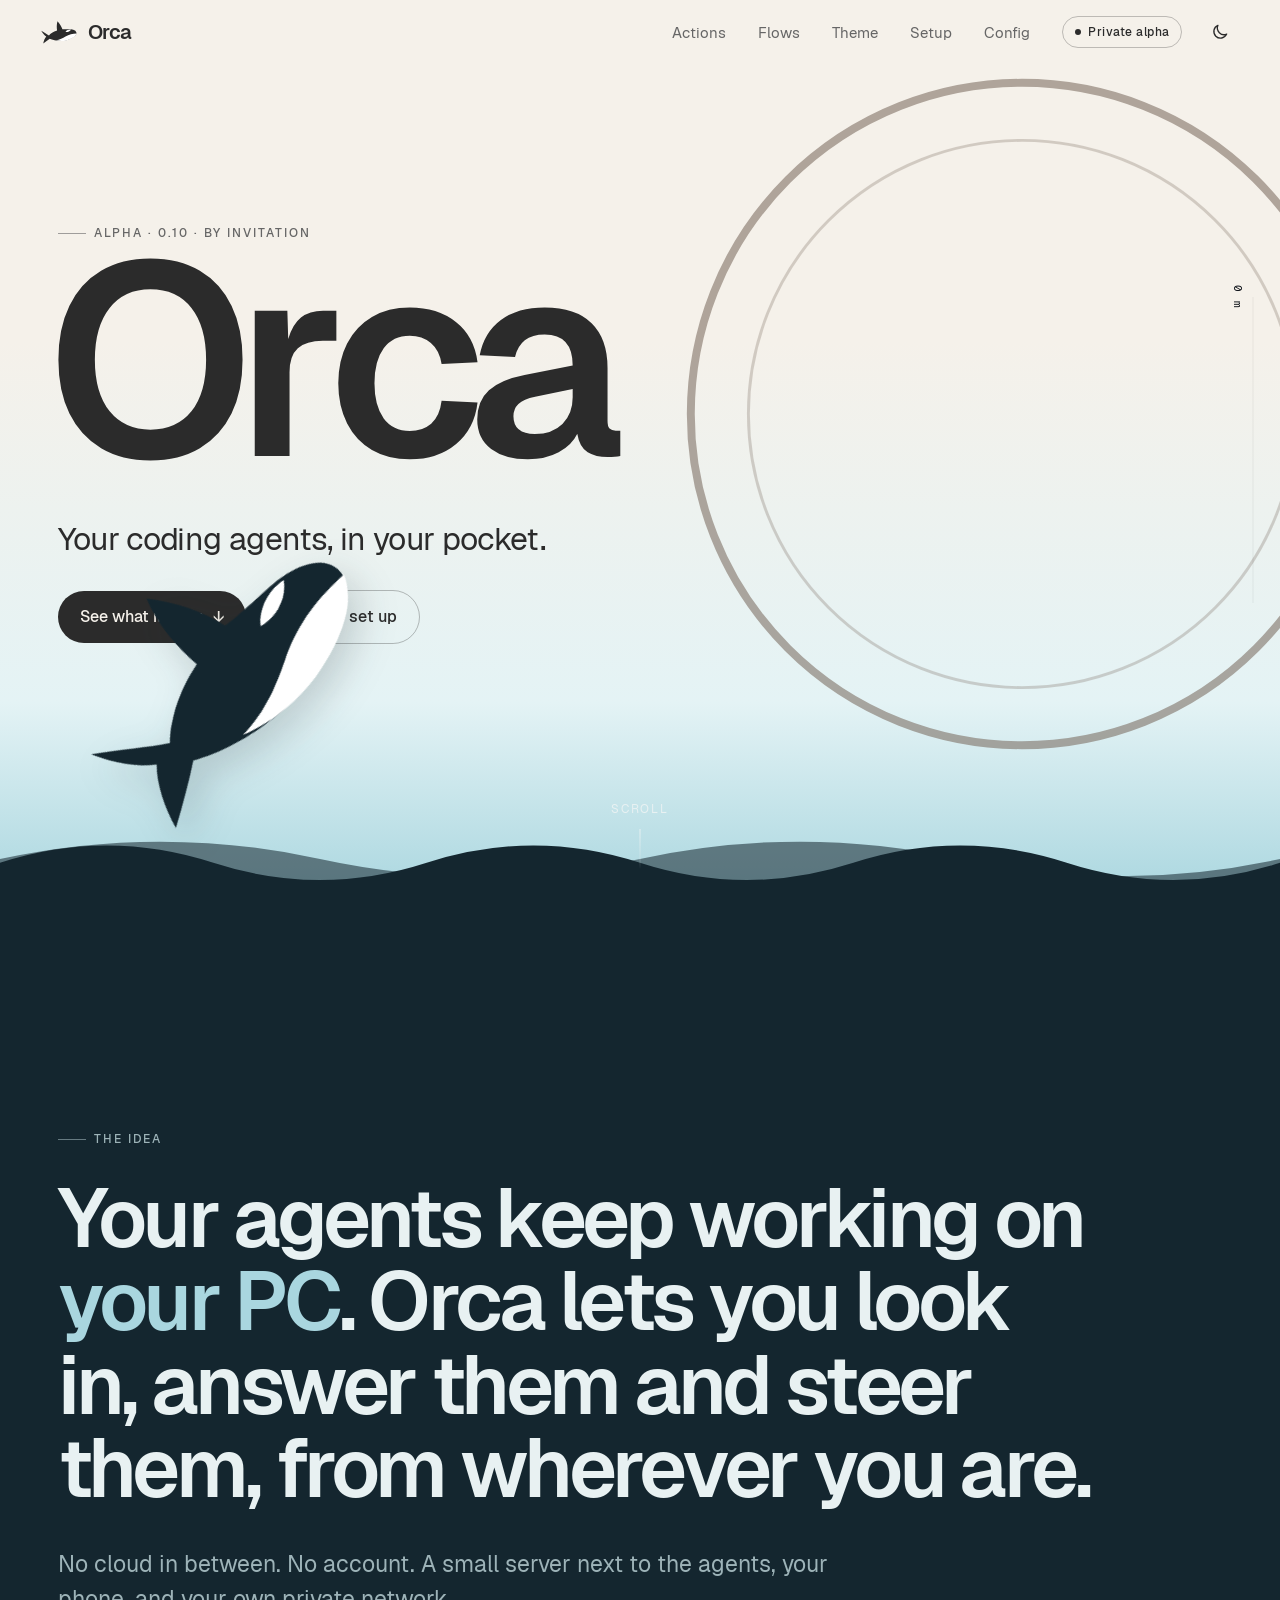
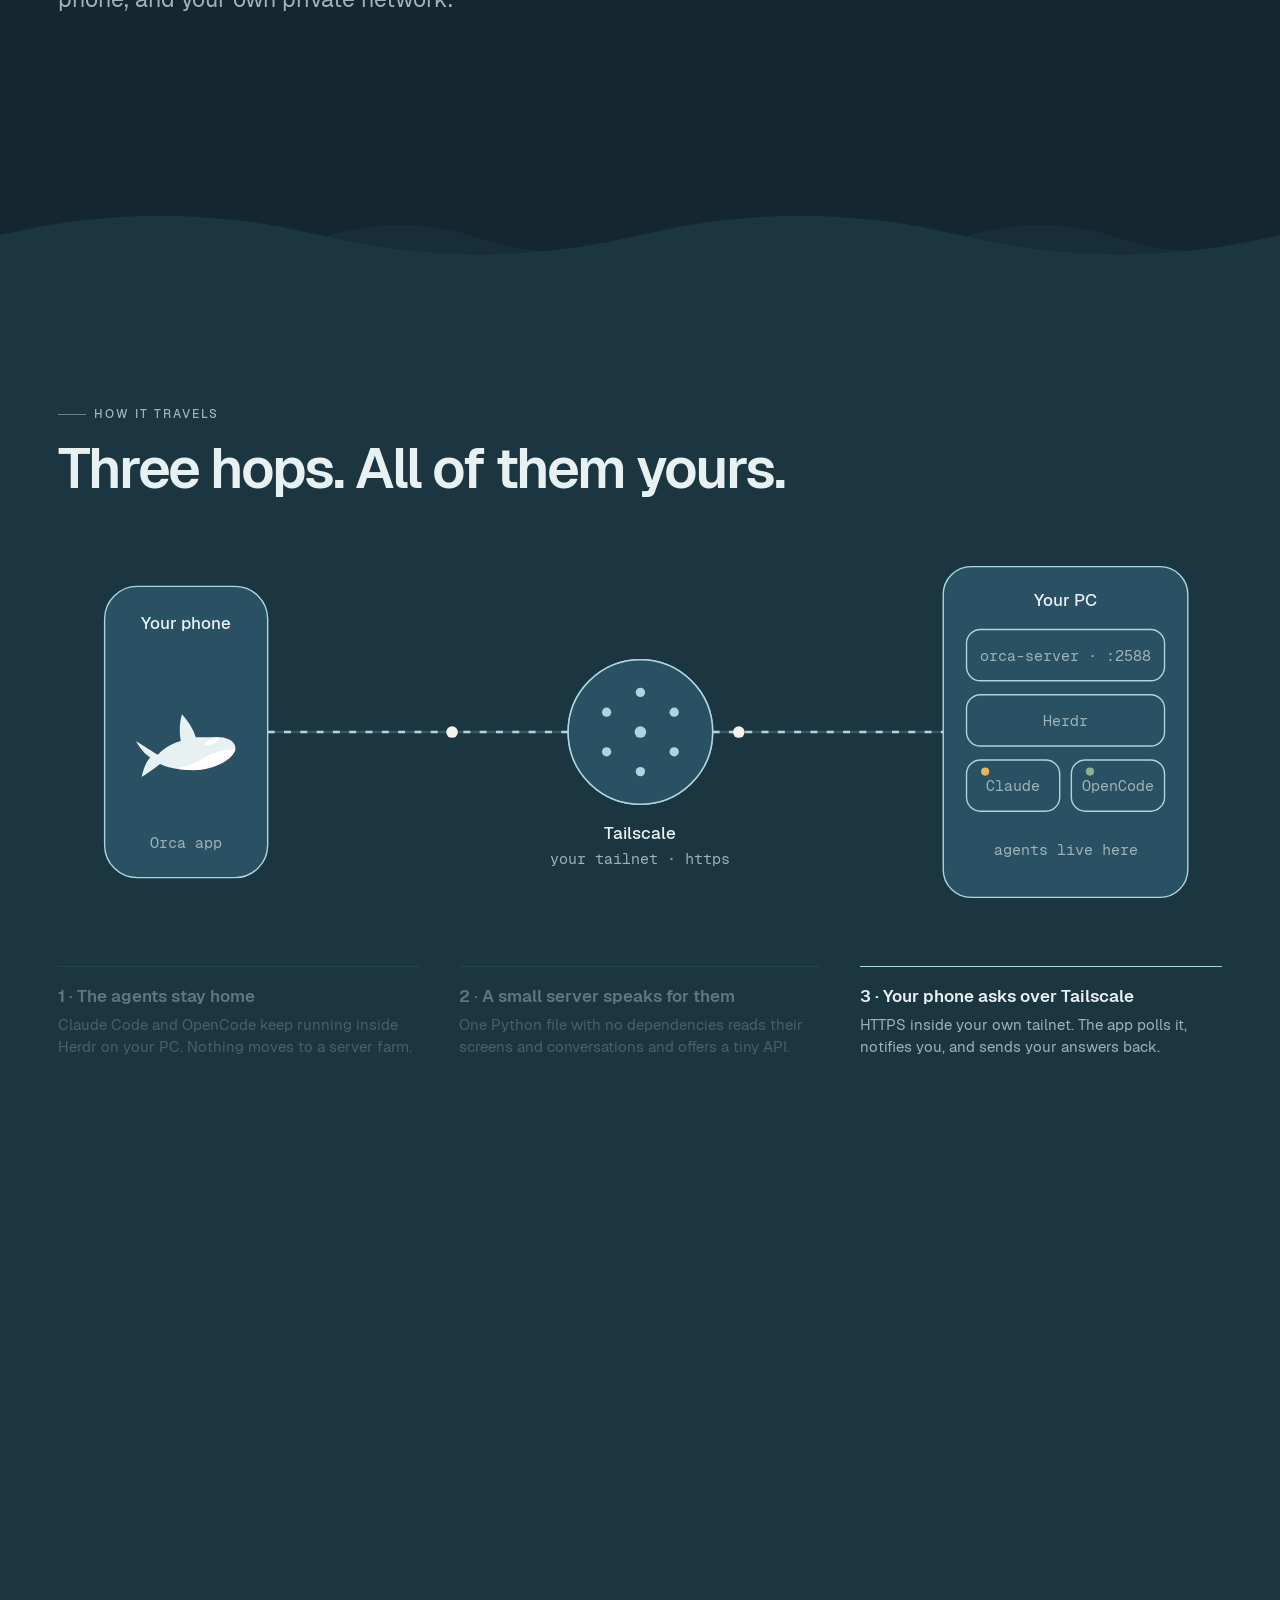
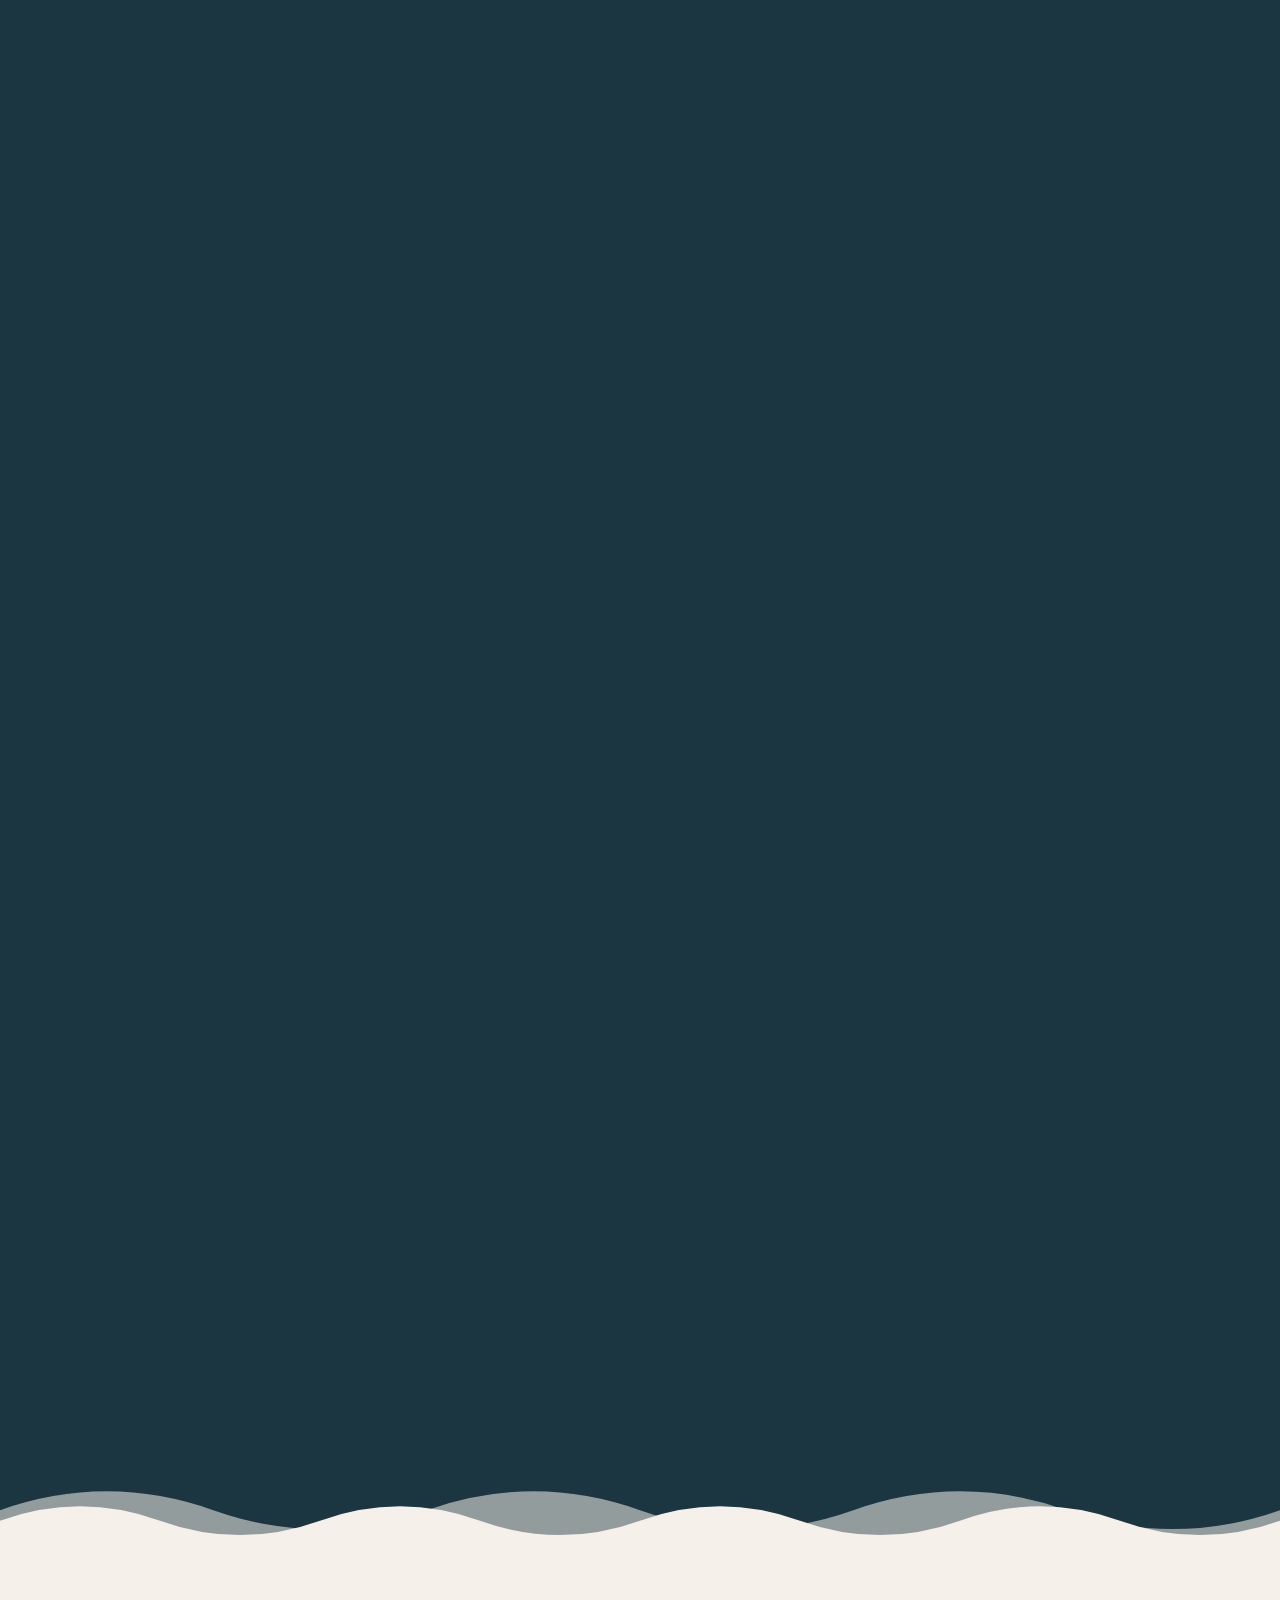
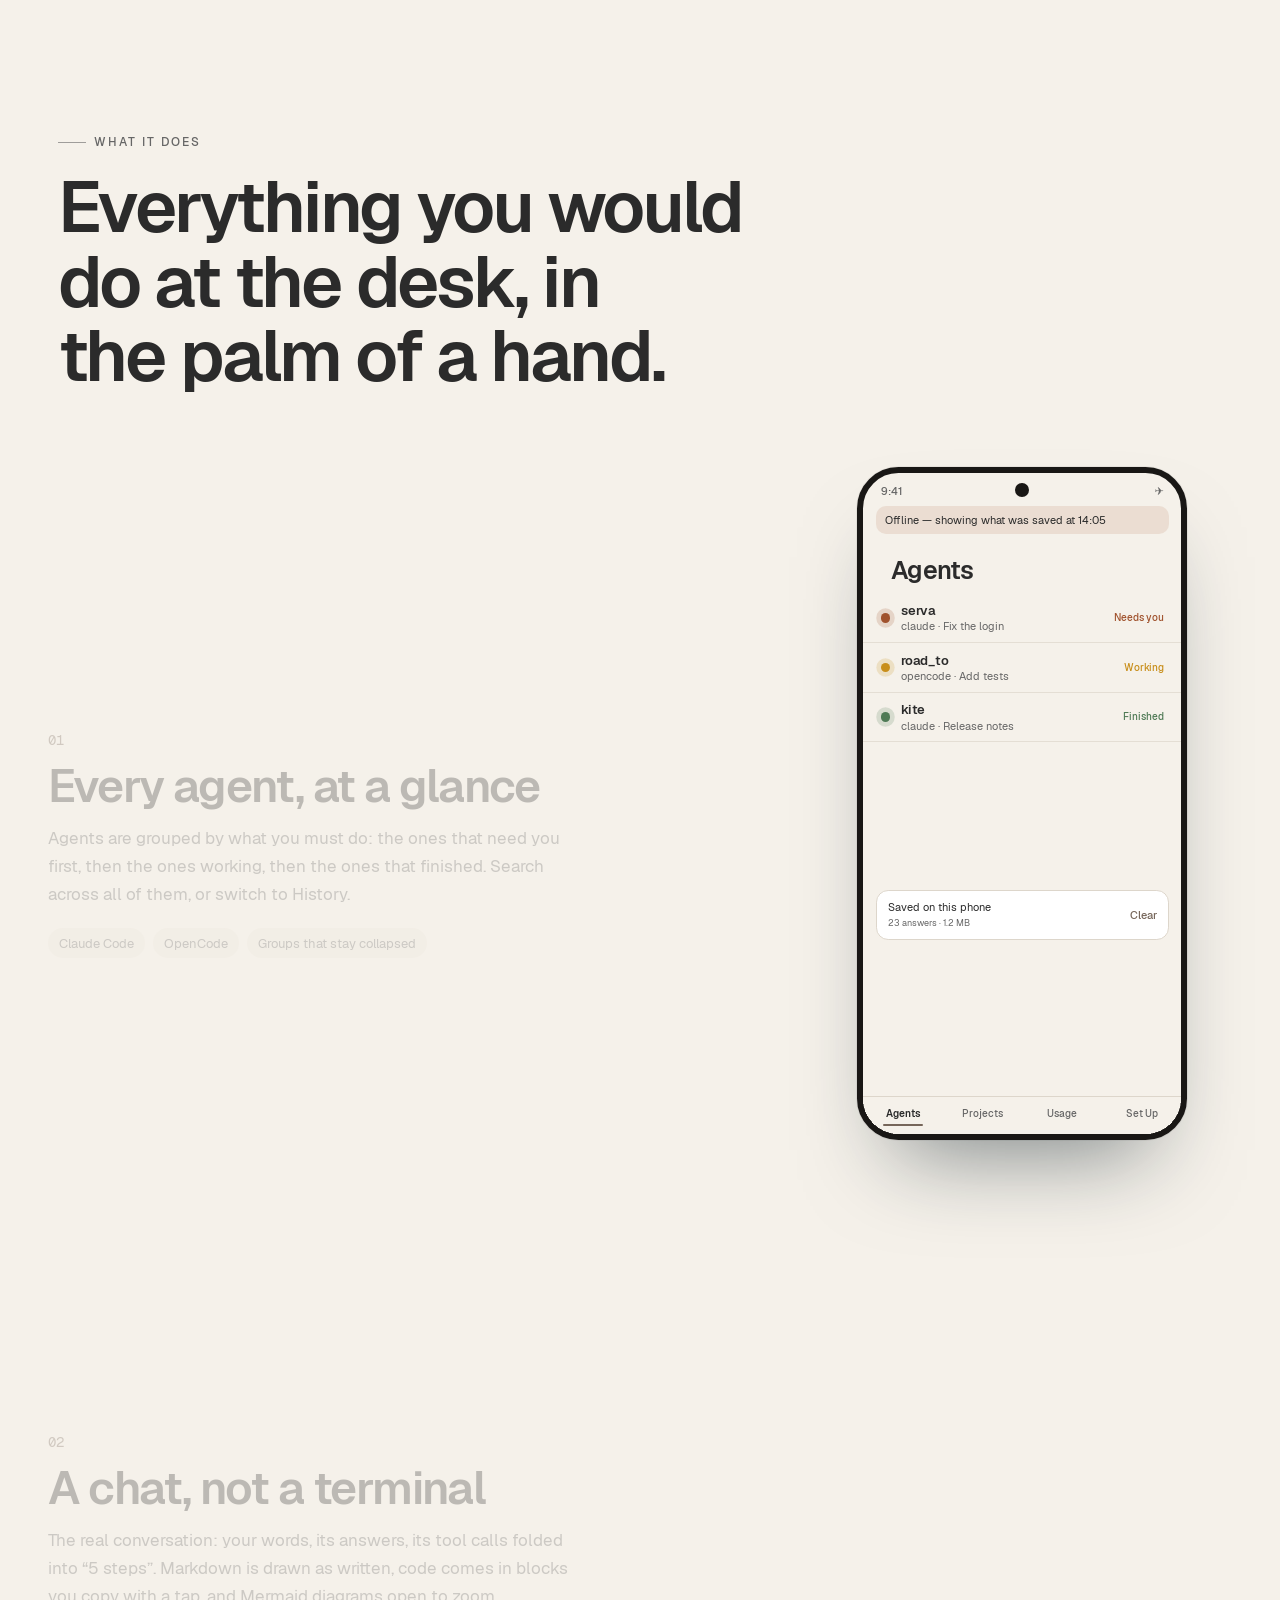
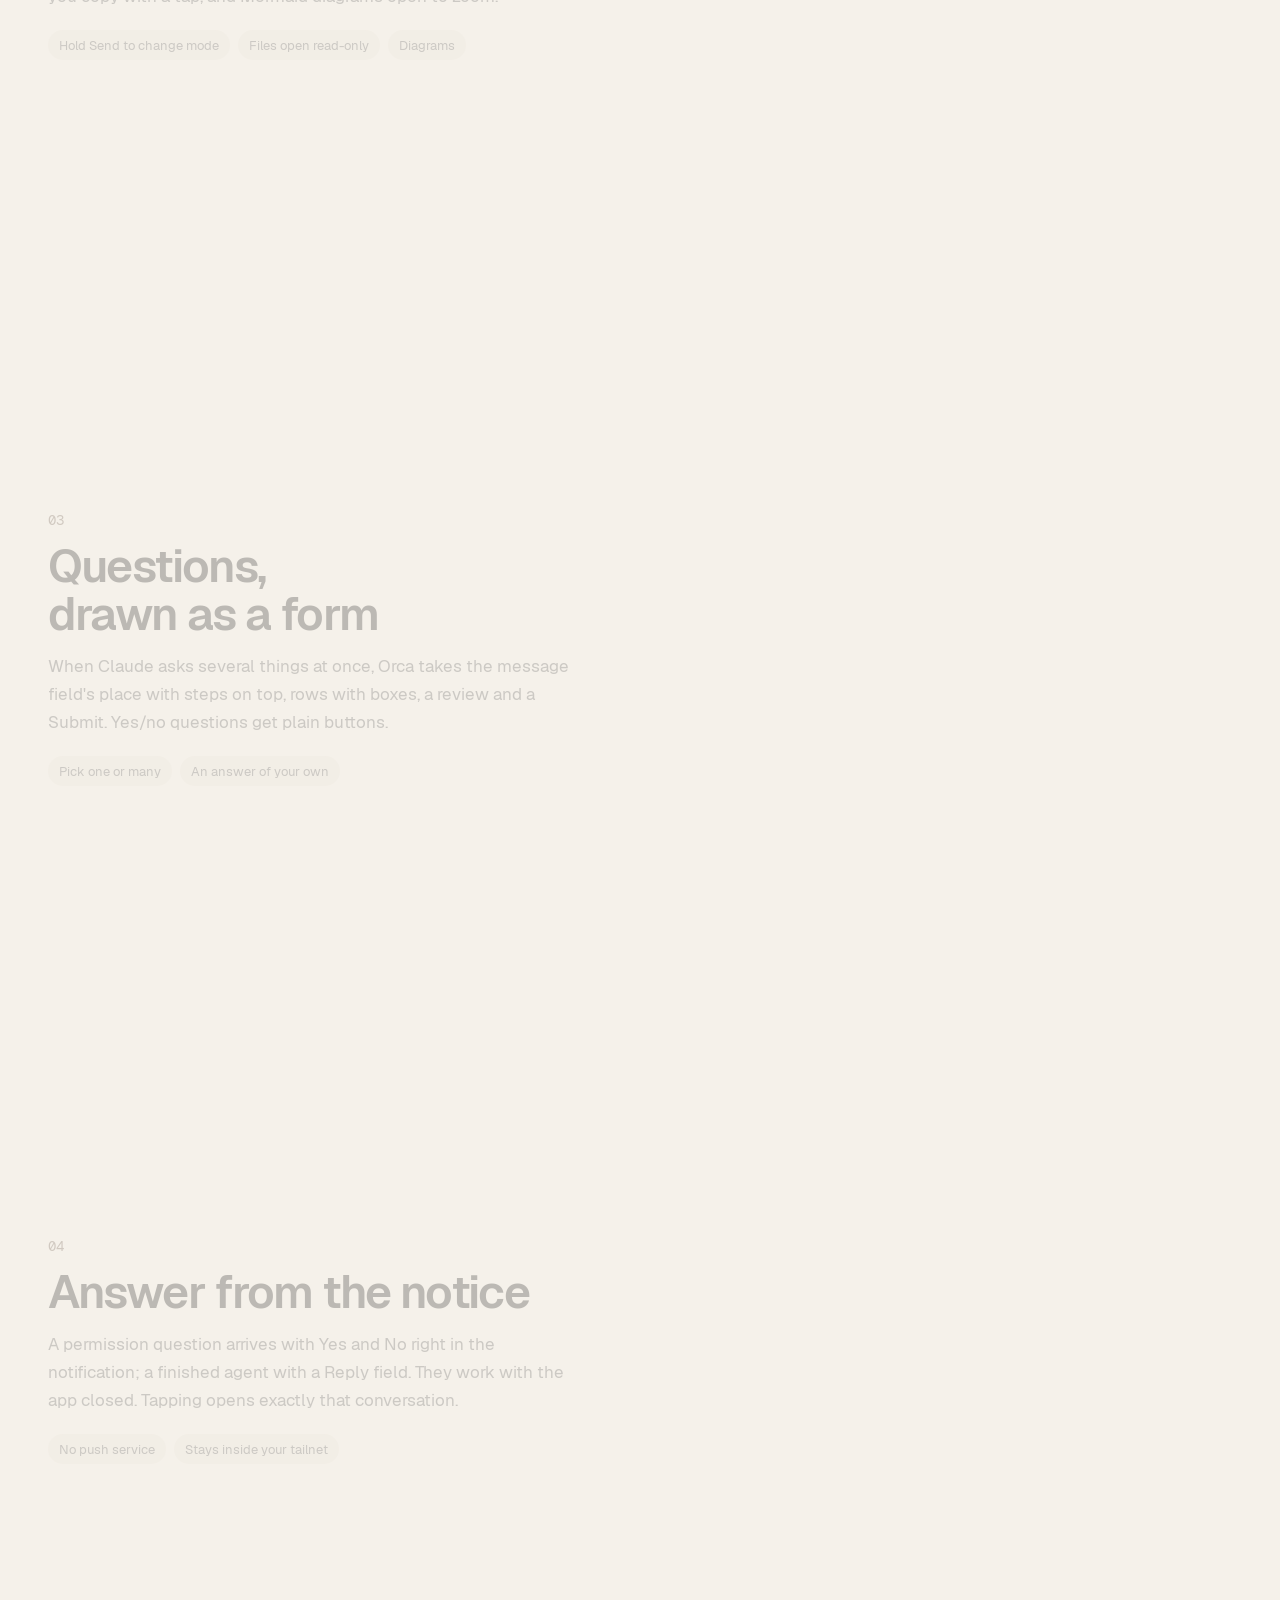
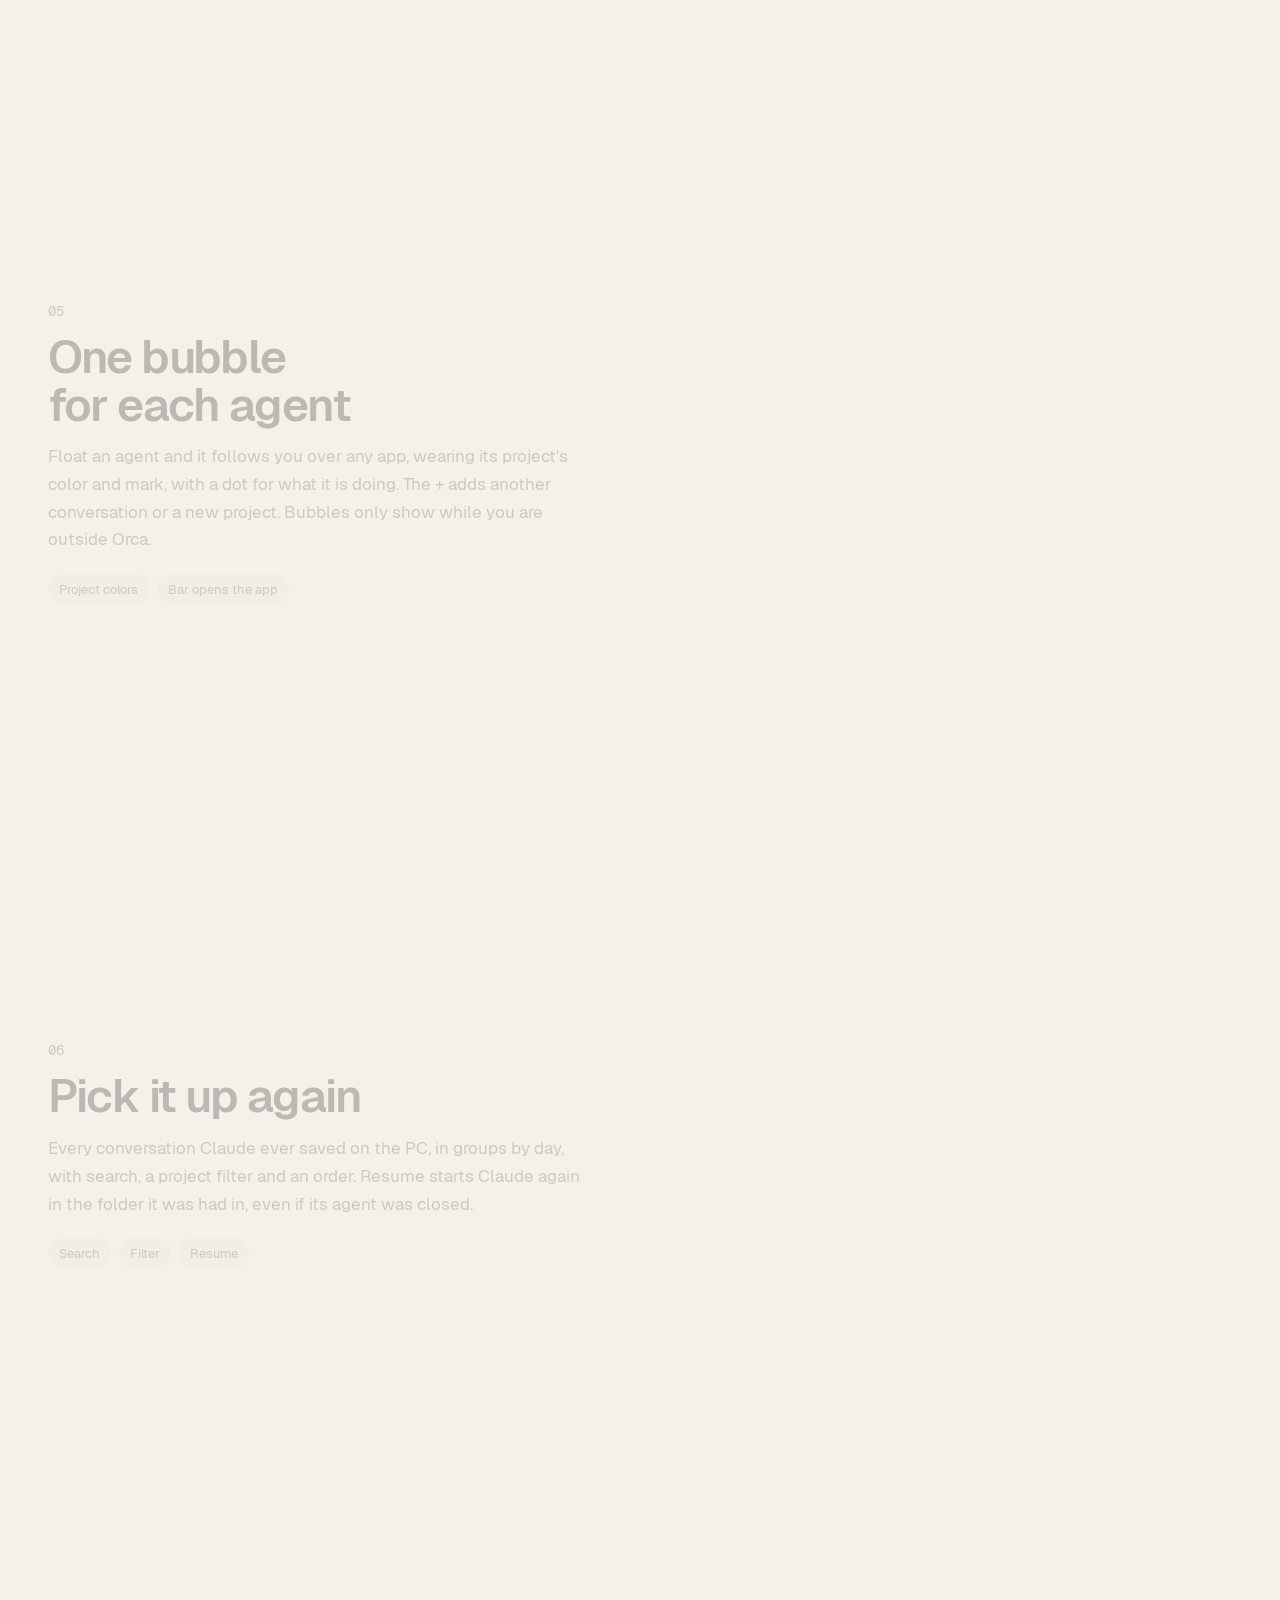
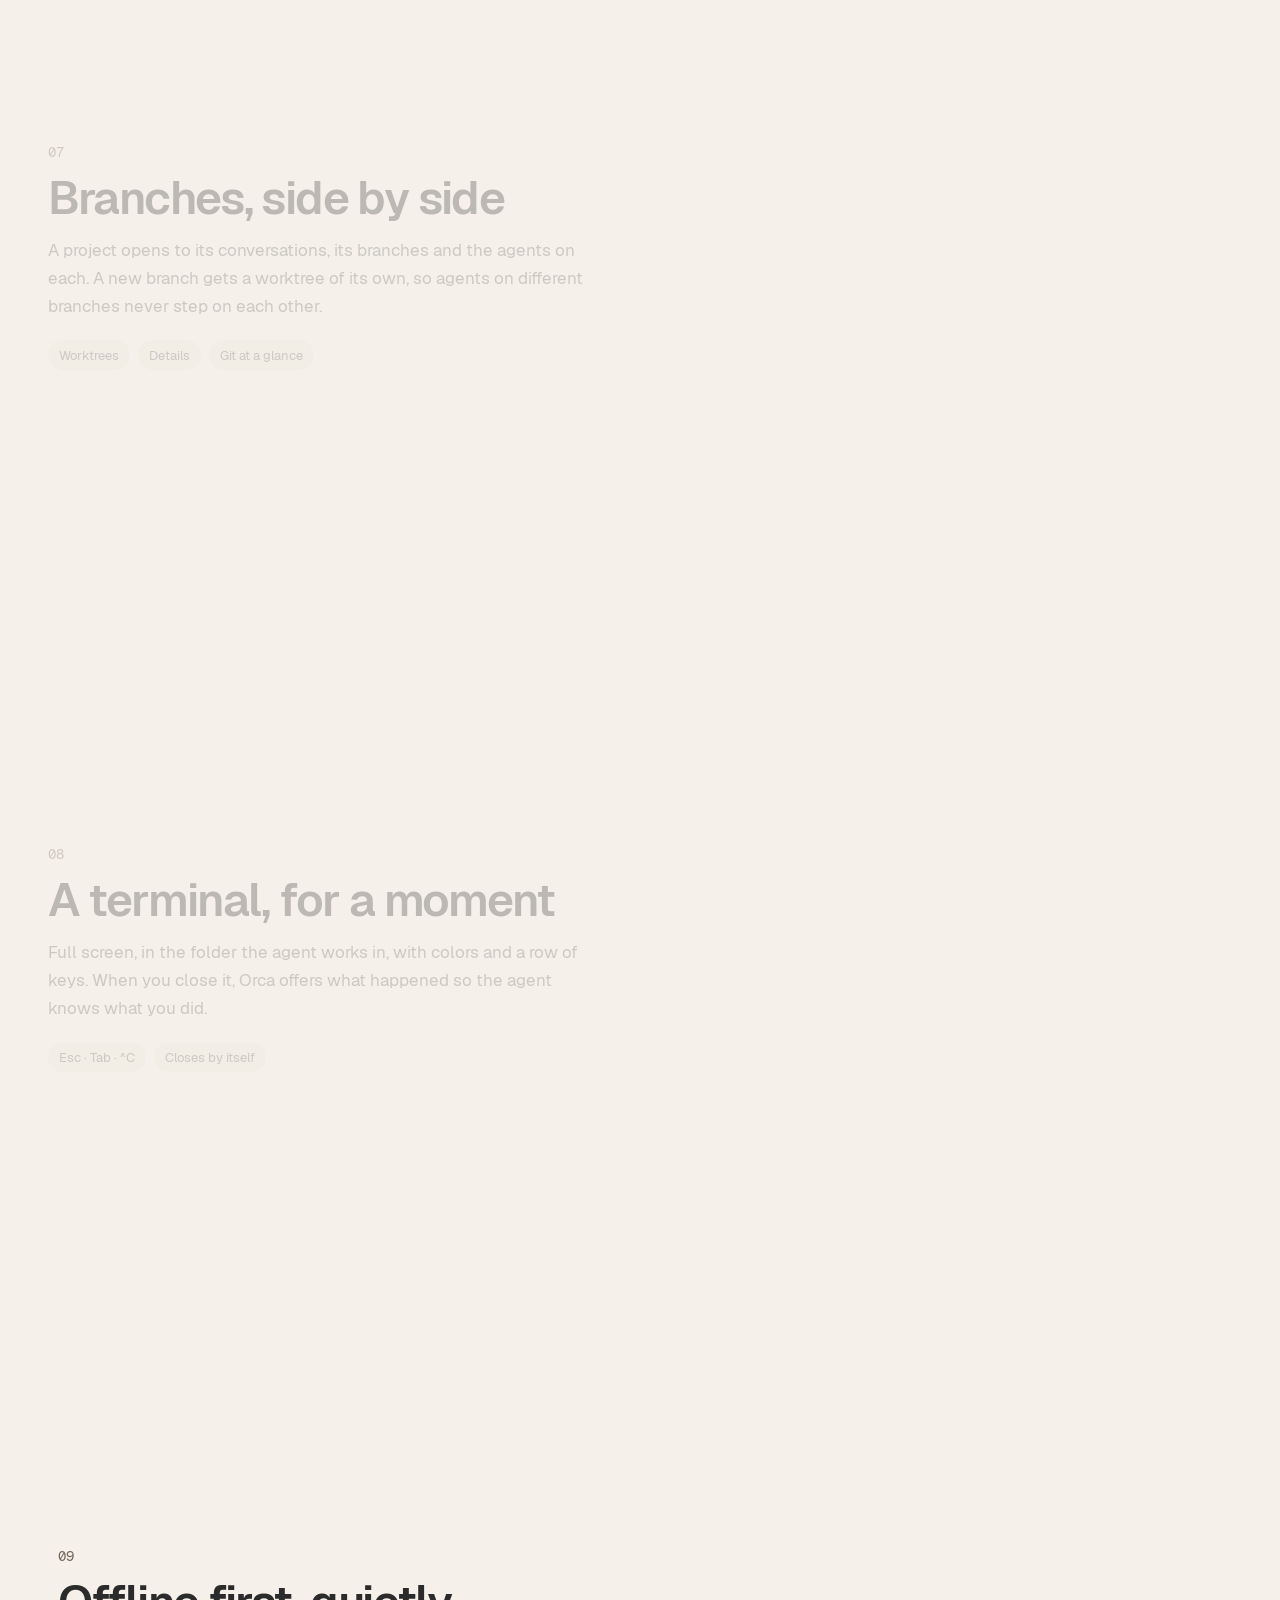
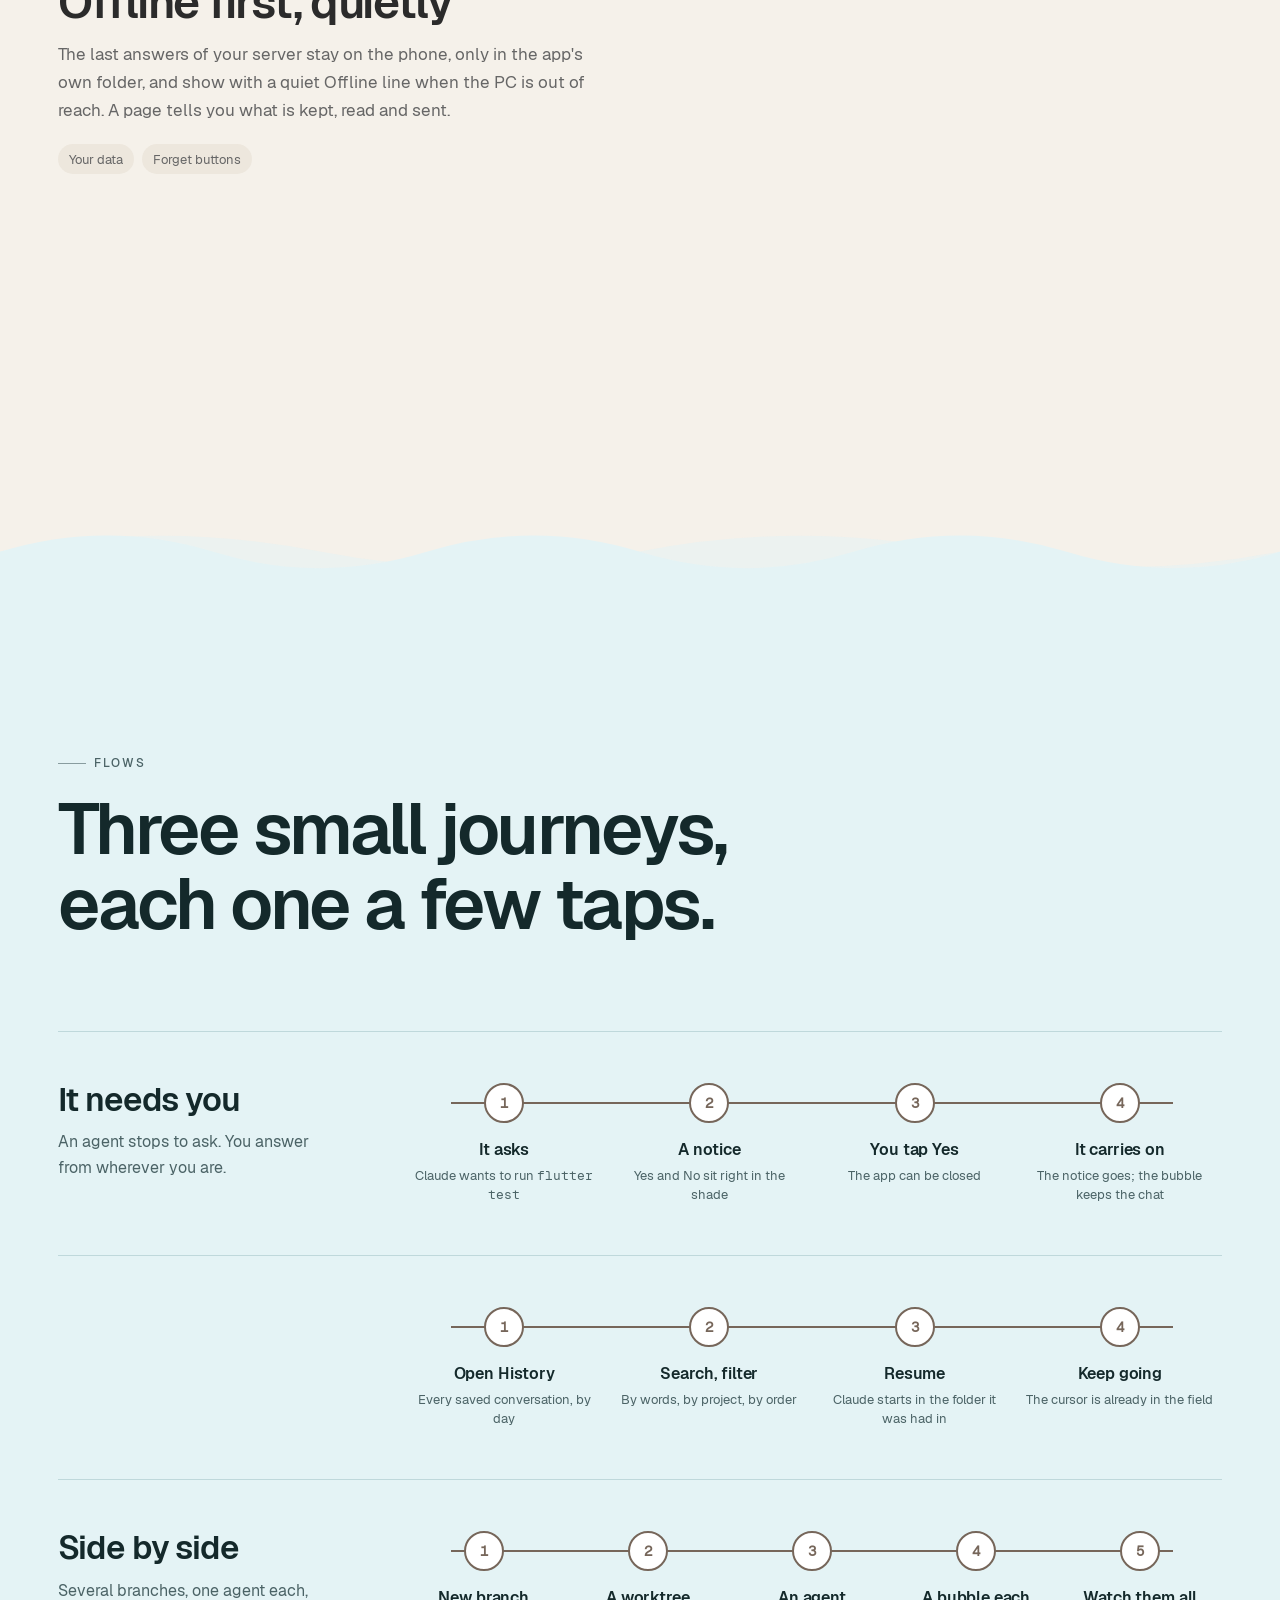
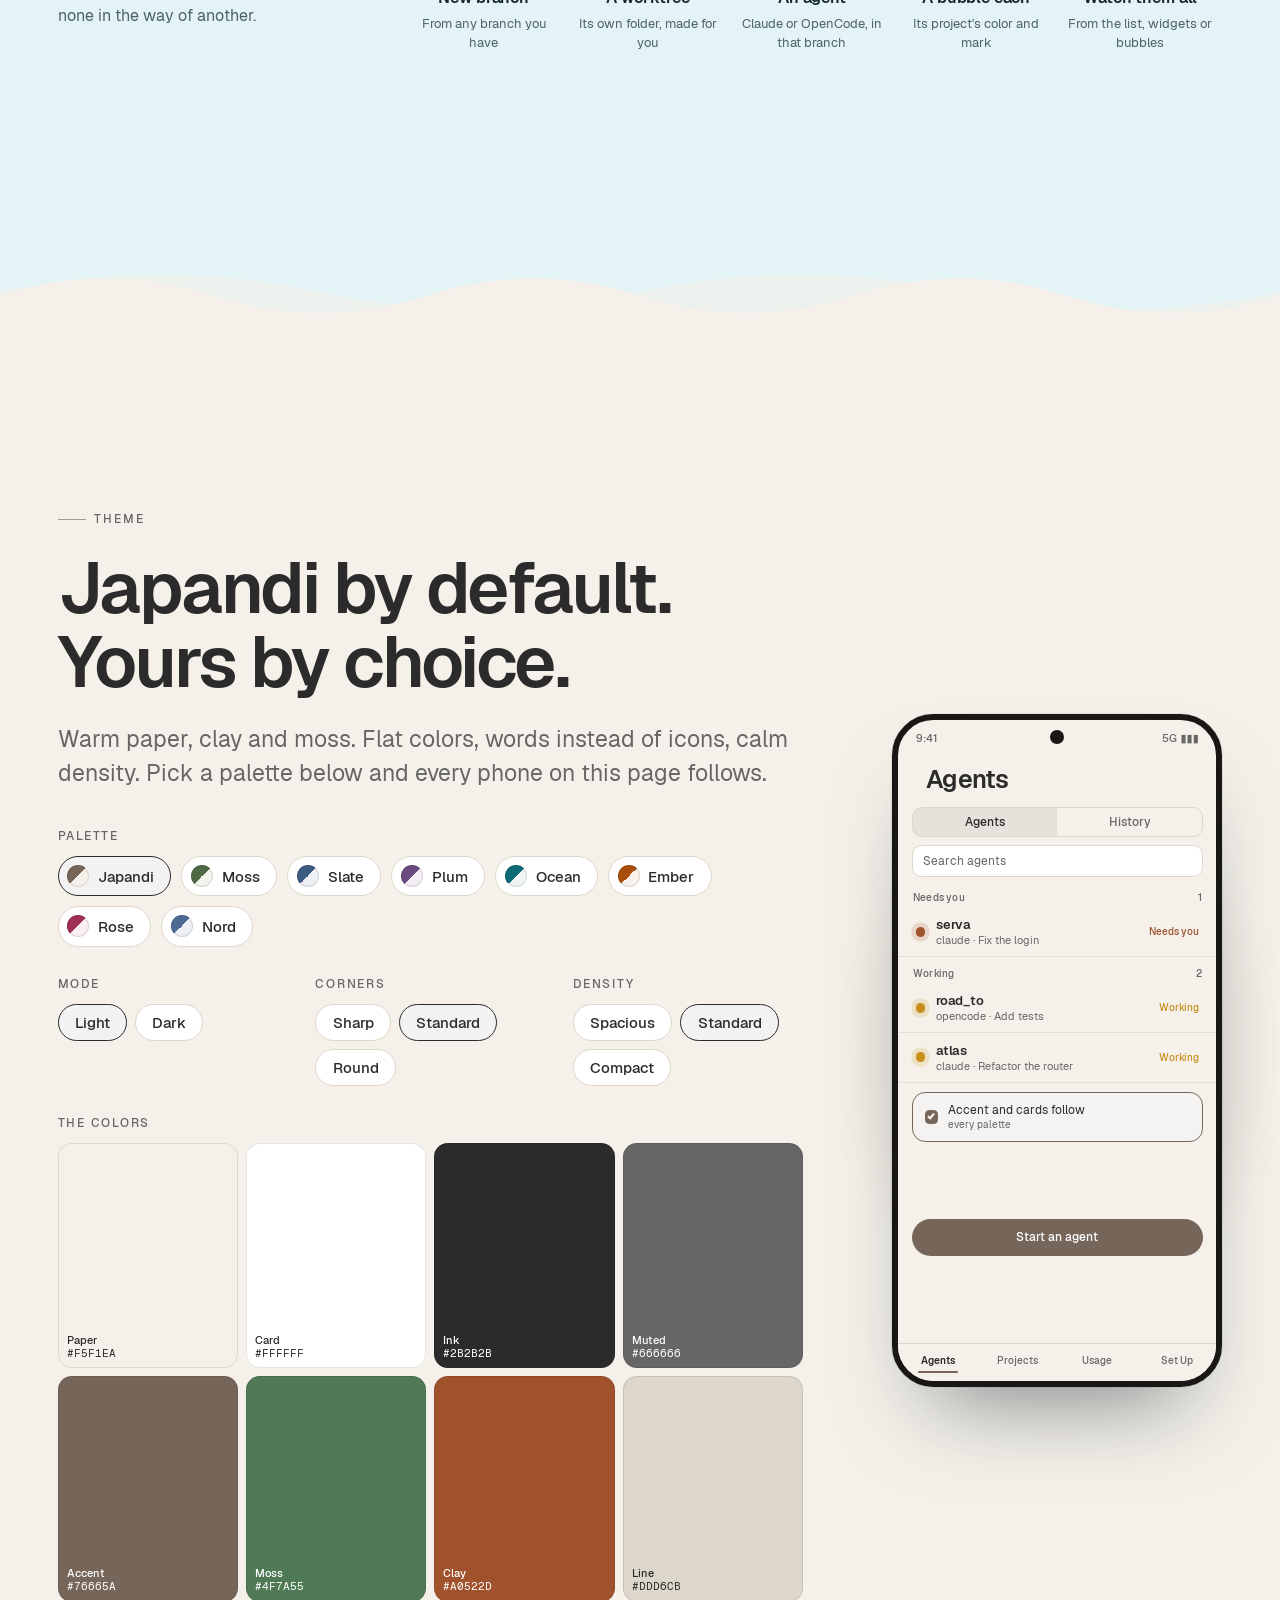
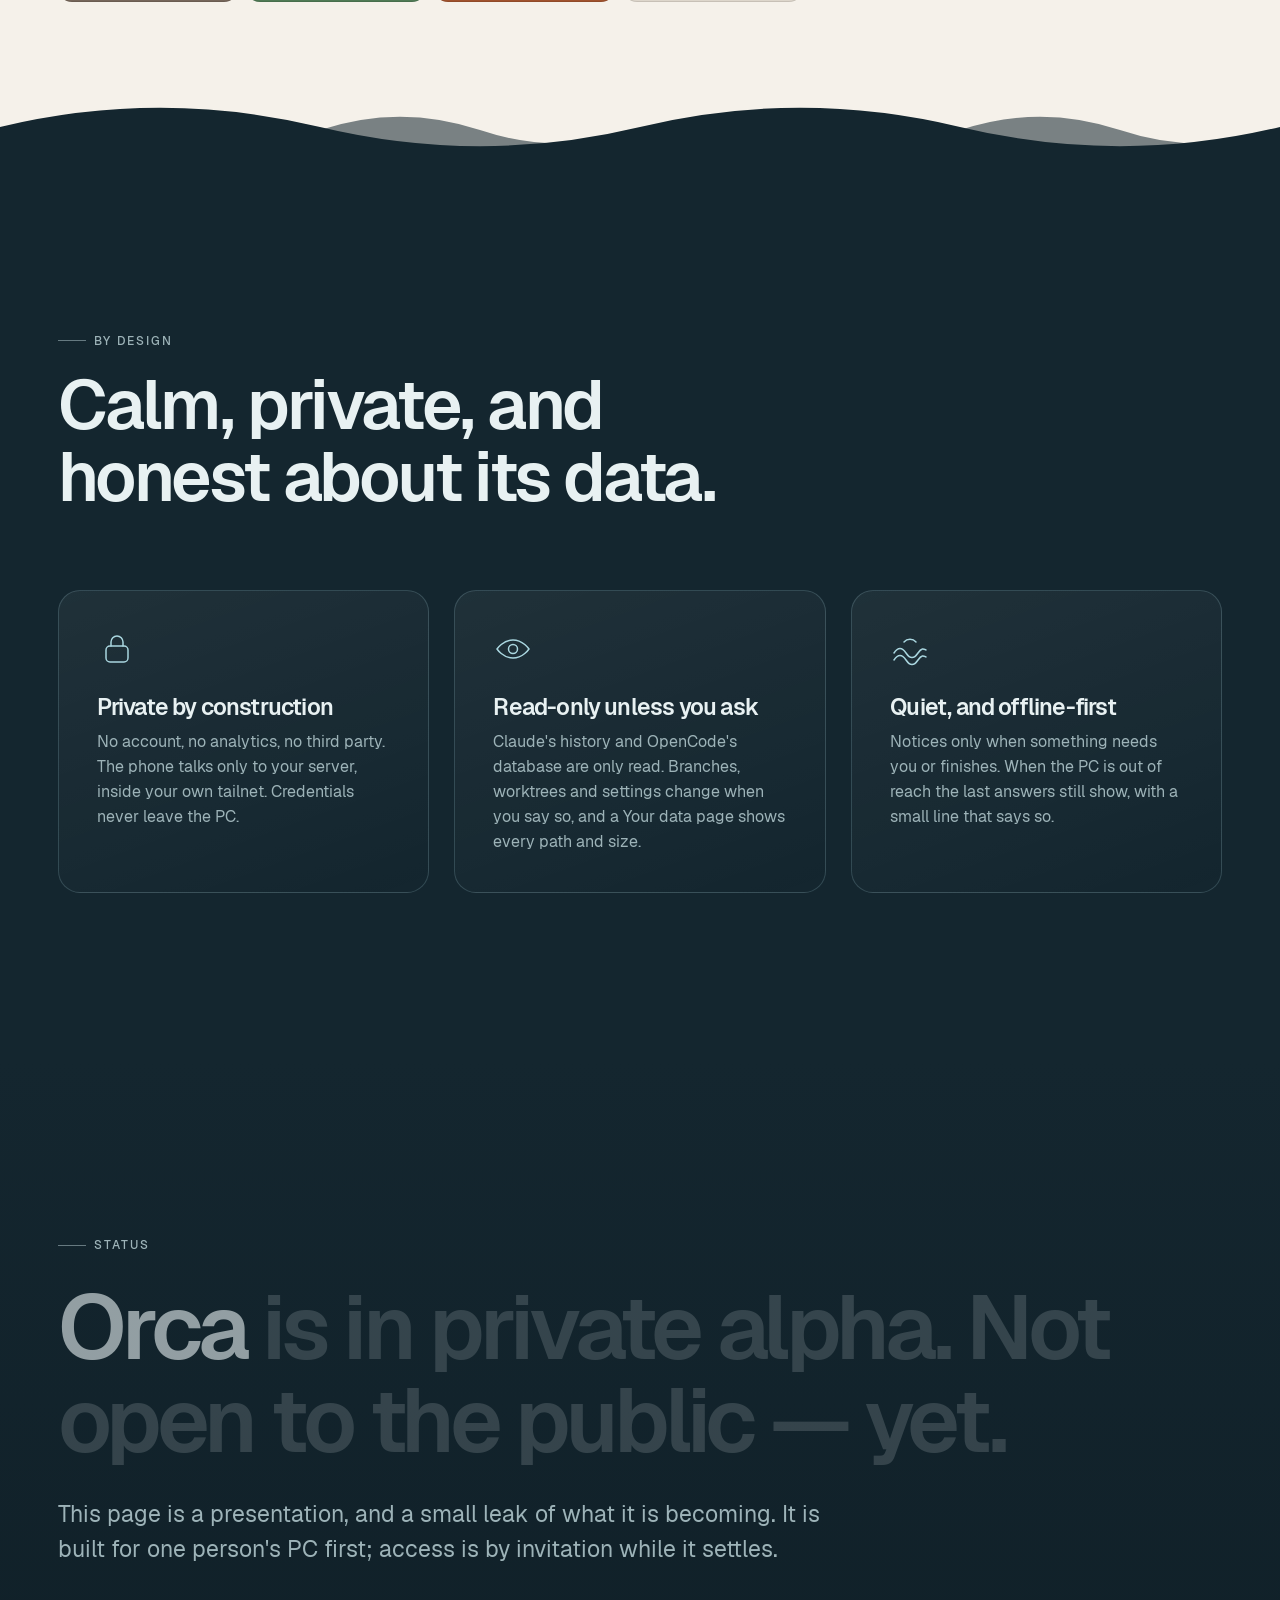
<file: index.html>
<!doctype html>
<html lang="en">
<head>
<meta charset="utf-8">
<meta name="viewport" content="width=device-width, initial-scale=1, viewport-fit=cover">
<title>Orca — your coding agents, in your pocket</title>
<meta name="description" content="Orca watches and steers your Claude Code and OpenCode agents from your phone, over your own private network. Private alpha.">
<meta name="robots" content="noindex, nofollow">
<meta name="theme-color" content="#F5F1EA" media="(prefers-color-scheme: light)">
<meta name="theme-color" content="#1F1C19" media="(prefers-color-scheme: dark)">
<meta property="og:type" content="website">
<meta property="og:title" content="Orca — your coding agents, in your pocket">
<meta property="og:image" content="https://sazardev.github.io/orca-site/assets/img/og.png">
<meta property="og:url" content="https://sazardev.github.io/orca-site/">
<meta name="twitter:card" content="summary_large_image">
<meta property="og:description" content="A private alpha. Watch and steer your coding agents from your phone.">
<link rel="icon" href="assets/img/orca-mark.svg" type="image/svg+xml">
<link rel="preload" href="assets/fonts/Geist-SemiBold.woff" as="font" type="font/woff" crossorigin>
<link rel="stylesheet" href="assets/css/site.css">
<script>document.documentElement.className+=' js'</script>
</head>
<body>
<a class="skip" href="#main">Skip to content</a>
<svg width="0" height="0" style="position:absolute" aria-hidden="true" focusable="false"><defs><symbol id="orca" viewBox="18 30 72 48"><path fill="currentColor" d="M 86.99 55.15 C 86.28 50.71 80.46 48.44 73.20 48.68 C 67.77 48.90 63.24 49.07 60.48 48.87 C 58.67 43.24 55.61 38.25 51.21 33.48 C 49.38 39.24 49.48 45.60 50.40 51.38 C 42.98 53.47 37.70 57.49 35.01 60.65 C 31.03 58.55 25.88 54.81 20.36 51.58 C 22.91 56.19 26.28 60.21 29.81 62.39 C 27.13 65.55 25.16 70.41 24.16 75.58 C 28.70 72.59 32.79 69.66 36.44 66.81 C 43.81 70.19 56.96 72.67 68.30 69.50 C 79.65 66.34 87.90 60.93 86.99 55.15 Z"/><path fill="var(--orca-white,#fff)" d="M 87.27 56.93 C 85.45 62.69 78.87 67.19 68.37 69.95 C 61.34 71.61 54.01 71.31 48.25 69.49 C 55.43 68.81 61.30 65.60 66.29 62.53 C 72.95 58.56 80.02 57.17 87.27 56.93 Z"/><path fill="var(--orca-white,#fff)" d="M 66.28 53.88 C 68.50 50.61 72.80 49.02 76.53 49.52 C 74.35 53.05 70.05 54.65 66.28 53.88 Z"/></symbol></defs></svg>

<header class="nav">
  <a class="brand" href="./" aria-label="Orca, home"><svg aria-hidden="true"><use href="#orca"/></svg>Orca</a>
  <ul>
    <li><a class="link" href="#story">Actions</a></li>
    <li><a class="link" href="#flows">Flows</a></li>
    <li><a class="link" href="#theme">Theme</a></li>
    <li><a class="link" href="setup/">Setup</a></li>
    <li><a class="link" href="config/">Config</a></li>
  </ul>
  <span class="chip"><i></i>Private alpha</span>
  <button class="icon-btn" type="button" data-theme-toggle aria-label="Toggle light and dark"><svg viewBox="0 0 24 24" fill="none" stroke="currentColor" stroke-width="1.6" stroke-linecap="round" stroke-linejoin="round" aria-hidden="true"><path d="M20 14.5A8 8 0 0 1 9.5 4a8 8 0 1 0 10.5 10.5Z"/></svg></button>
</header>

<div class="gauge" aria-hidden="true"><span>0 m</span></div>

<main id="main">

<!-- ======================= HERO ======================= -->
<section class="hero" data-scene="exit" aria-label="Orca">
  <svg class="sun" viewBox="0 0 200 200" aria-hidden="true"><circle cx="100" cy="100" r="92" pathLength="1"/><circle cx="100" cy="100" r="76" pathLength="1"/></svg>
  <div class="wrap">
    <p class="eyebrow" style="animation:up 1s .1s var(--ease) both">Alpha · 0.10 · by invitation</p>
    <h1 aria-label="Orca"><span style="--i:0" aria-hidden="true">O</span><span style="--i:1" aria-hidden="true">r</span><span style="--i:2" aria-hidden="true">c</span><span style="--i:3" aria-hidden="true">a</span></h1>
    <p class="tag">Your coding agents, in your pocket.</p>
    <div class="meta">
      <a class="btn" href="#story">See what it does <span aria-hidden="true">↓</span></a>
      <a class="btn ghost" href="setup/">How it is set up</a>
    </div>
  </div>
  <div class="orca-swim" aria-hidden="true"><div class="bob"><svg><use href="#orca"/></svg></div></div>
  <div class="cue" aria-hidden="true">Scroll<i></i></div>
  <div class="edge" aria-hidden="true">
    <svg class="b" viewBox="0 0 2400 120" preserveAspectRatio="none"><path d="M0 66Q150 22 300 66T600 66T900 66T1200 66T1500 66T1800 66T2100 66T2400 66V120H0Z"/></svg>
    <svg viewBox="0 0 2400 120" preserveAspectRatio="none"><path d="M0 80Q100 44 200 80T400 80T600 80T800 80T1000 80T1200 80T1400 80T1600 80T1800 80T2000 80T2200 80T2400 80V120H0Z"/></svg>
  </div>
</section>

<!-- ======================= DIVE ======================= -->
<section class="deep dive" aria-labelledby="dive-h">
  <div class="bubbles" aria-hidden="true"></div>
  <div class="wrap">
    <p class="eyebrow" data-reveal>The idea</p>
    <h2 id="dive-h" data-scene="read" data-words style="margin-top:28px">Your agents keep working on <em>your PC</em>. Orca lets you look in, answer them and steer them, from wherever you are.</h2>
    <p class="lede" data-reveal>No cloud in between. No account. A small server next to the agents, your phone, and your own private network.</p>
  </div>
  <div class="edge" aria-hidden="true">
    <svg class="b" viewBox="0 0 2400 120" preserveAspectRatio="none"><path d="M0 70Q75 36 150 70T300 70T450 70T600 70T750 70T900 70T1050 70T1200 70T1350 70T1500 70T1650 70T1800 70T1950 70T2100 70T2250 70T2400 70V120H0Z"/></svg>
    <svg viewBox="0 0 2400 120" preserveAspectRatio="none"><path d="M0 76Q150 36 300 76T600 76T900 76T1200 76T1500 76T1800 76T2100 76T2400 76V120H0Z"/></svg>
  </div>
</section>

<!-- ======================= FLOW ======================= -->
<section class="deep flow" data-scene="sticky" aria-labelledby="flow-h">
  <div class="stick">
    <div class="wrap">
      <p class="eyebrow">How it travels</p>
      <h2 id="flow-h" style="margin-top:16px">Three hops. All of them yours.</h2>
    </div>
    <div class="wrap">
      <svg class="diagram" viewBox="0 0 1000 340" role="img" aria-label="The phone talks over Tailscale to a small server on your PC, which talks to Herdr and your agents.">
        <g data-s="3">
          <path class="wire" d="M180 170H438"/>
          <path class="wire live" d="M180 170H438"/>
          <circle class="packet" r="5"><animateMotion dur="2.2s" repeatCount="indefinite" path="M180 170H438"/></circle>
          <rect class="node" x="40" y="45" width="140" height="250" rx="28"/>
          <svg x="64" y="150" width="92" height="62" style="color:#E8F1F2"><use href="#orca"/></svg>
          <text x="110" y="82" text-anchor="middle">Your phone</text>
          <text class="sub" x="110" y="270" text-anchor="middle">Orca app</text>
        </g>
        <g data-s="2">
          <path class="wire" d="M562 170H760"/>
          <path class="wire live" d="M562 170H760"/>
          <circle class="packet" r="5"><animateMotion dur="2.2s" begin="1.1s" repeatCount="indefinite" path="M562 170H760"/></circle>
          <circle class="ping" cx="500" cy="170" r="62"/>
          <circle class="node" cx="500" cy="170" r="62"/>
          <g fill="#A9D6DF"><circle cx="500" cy="136" r="4"/><circle cx="529" cy="153" r="4"/><circle cx="529" cy="187" r="4"/><circle cx="500" cy="204" r="4"/><circle cx="471" cy="187" r="4"/><circle cx="471" cy="153" r="4"/><circle cx="500" cy="170" r="5"/></g>
          <text x="500" y="262" text-anchor="middle">Tailscale</text>
          <text class="sub" x="500" y="283" text-anchor="middle">your tailnet · https</text>
        </g>
        <g data-s="1">
          <rect class="node" x="760" y="28" width="210" height="284" rx="24"/>
          <text x="865" y="62" text-anchor="middle">Your PC</text>
          <g font-family="var(--mono)">
            <rect class="node" x="780" y="82" width="170" height="44" rx="12"/><text class="sub" x="865" y="109" text-anchor="middle">orca-server · :2588</text>
            <rect class="node" x="780" y="138" width="170" height="44" rx="12"/><text class="sub" x="865" y="165" text-anchor="middle">Herdr</text>
            <rect class="node" x="780" y="194" width="80" height="44" rx="12"/><text class="sub" x="820" y="221" text-anchor="middle">Claude</text>
            <rect class="node" x="870" y="194" width="80" height="44" rx="12"/><text class="sub" x="910" y="221" text-anchor="middle">OpenCode</text>
          </g>
          <circle cx="796" cy="204" r="3.5" fill="#E2B85C"/><circle cx="886" cy="204" r="3.5" fill="#8FB093"/>
          <text class="sub" x="865" y="276" text-anchor="middle">agents live here</text>
        </g>
      </svg>
    </div>
    <div class="wrap">
      <ol class="steps">
        <li class="on"><b>1 · The agents stay home</b><span>Claude Code and OpenCode keep running inside Herdr on your PC. Nothing moves to a server farm.</span></li>
        <li><b>2 · A small server speaks for them</b><span>One Python file with no dependencies reads their screens and conversations and offers a tiny API.</span></li>
        <li><b>3 · Your phone asks over Tailscale</b><span>HTTPS inside your own tailnet. The app polls it, notifies you, and sends your answers back.</span></li>
      </ol>
    </div>
  </div>
  <div class="edge" aria-hidden="true" style="bottom:-1px">
    <svg class="b" viewBox="0 0 2400 120" preserveAspectRatio="none"><path d="M0 60Q100 12 200 60T400 60T600 60T800 60T1000 60T1200 60T1400 60T1600 60T1800 60T2000 60T2200 60T2400 60V120H0Z"/></svg>
    <svg viewBox="0 0 2400 120" preserveAspectRatio="none"><path d="M0 82Q75 52 150 82T300 82T450 82T600 82T750 82T900 82T1050 82T1200 82T1350 82T1500 82T1650 82T1800 82T1950 82T2100 82T2250 82T2400 82V120H0Z"/></svg>
  </div>
</section>

<!-- ======================= STORY ======================= -->
<section class="story" id="story" aria-labelledby="story-h">
  <div class="wrap">
    <div class="head">
      <p class="eyebrow" data-reveal>What it does</p>
      <h2 id="story-h" data-reveal style="--d:1">Everything you would do at the desk, in the palm of a hand.</h2>
    </div>
    <div class="grid">
      <div class="cards">
        <article class="card"><span class="n">01</span><h3>Every agent, at a glance</h3><p>Agents are grouped by what you must do: the ones that need you first, then the ones working, then the ones that finished. Search across all of them, or switch to History.</p><ul><li>Claude Code</li><li>OpenCode</li><li>Groups that stay collapsed</li></ul></article>
        <article class="card"><span class="n">02</span><h3>A chat, not a terminal</h3><p>The real conversation: your words, its answers, its tool calls folded into “5 steps”. Markdown is drawn as written, code comes in blocks you copy with a tap, and Mermaid diagrams open to zoom.</p><ul><li>Hold Send to change mode</li><li>Files open read-only</li><li>Diagrams</li></ul></article>
        <article class="card"><span class="n">03</span><h3>Questions, drawn as a form</h3><p>When Claude asks several things at once, Orca takes the message field's place with steps on top, rows with boxes, a review and a Submit. Yes/no questions get plain buttons.</p><ul><li>Pick one or many</li><li>An answer of your own</li></ul></article>
        <article class="card"><span class="n">04</span><h3>Answer from the notice</h3><p>A permission question arrives with Yes and No right in the notification; a finished agent with a Reply field. They work with the app closed. Tapping opens exactly that conversation.</p><ul><li>No push service</li><li>Stays inside your tailnet</li></ul></article>
        <article class="card"><span class="n">05</span><h3>One bubble for each agent</h3><p>Float an agent and it follows you over any app, wearing its project's color and mark, with a dot for what it is doing. The + adds another conversation or a new project. Bubbles only show while you are outside Orca.</p><ul><li>Project colors</li><li>Bar opens the app</li></ul></article>
        <article class="card"><span class="n">06</span><h3>Pick it up again</h3><p>Every conversation Claude ever saved on the PC, in groups by day, with search, a project filter and an order. Resume starts Claude again in the folder it was had in, even if its agent was closed.</p><ul><li>Search</li><li>Filter</li><li>Resume</li></ul></article>
        <article class="card"><span class="n">07</span><h3>Branches, side by side</h3><p>A project opens to its conversations, its branches and the agents on each. A new branch gets a worktree of its own, so agents on different branches never step on each other.</p><ul><li>Worktrees</li><li>Details</li><li>Git at a glance</li></ul></article>
        <article class="card"><span class="n">08</span><h3>A terminal, for a moment</h3><p>Full screen, in the folder the agent works in, with colors and a row of keys. When you close it, Orca offers what happened so the agent knows what you did.</p><ul><li>Esc · Tab · ^C</li><li>Closes by itself</li></ul></article>
        <article class="card"><span class="n">09</span><h3>Offline first, quietly</h3><p>The last answers of your server stay on the phone, only in the app's own folder, and show with a quiet Offline line when the PC is out of reach. A page tells you what is kept, read and sent.</p><ul><li>Your data</li><li>Forget buttons</li></ul></article>
      </div>
      <div class="sticky" aria-hidden="true">
        <div class="phone">
          <div class="screens">

            <!-- 01 agents -->
            <div class="screen">
              <div class="m-status"><span>9:41</span><span>5G ▮▮▮</span></div>
              <div class="m-title">Agents<small>Settings</small></div>
              <div class="m-seg"><b class="on">Agents</b><b>History</b></div>
              <div class="m-search">Search agents</div>
              <div class="m-gh"><span>Needs you</span><span>1</span></div>
              <div class="m-row"><i class="m-dot c-need"></i><div><b>serva</b><span>claude · Fix the login</span></div><em class="t-need">Needs you</em></div>
              <div class="m-gh"><span>Working</span><span>2</span></div>
              <div class="m-row"><i class="m-dot c-work"></i><div><b>road_to</b><span>opencode · Add tests</span></div><em class="t-work">Working</em></div>
              <div class="m-row"><i class="m-dot c-work"></i><div><b>atlas</b><span>claude · Refactor the router</span></div><em class="t-work">Working</em></div>
              <div class="m-gh"><span>Finished</span><span>1</span></div>
              <div class="m-row"><i class="m-dot c-done"></i><div><b>kite</b><span>claude · Release notes</span></div><em class="t-done">Finished</em></div>
              <div class="m-nav"><b class="on">Agents</b><b>Projects</b><b>Usage</b><b>Set Up</b></div>
            </div>

            <!-- 02 chat -->
            <div class="screen">
              <div class="m-status"><span>9:41</span><span>5G ▮▮▮</span></div>
              <div class="m-bar"><u>Agents</u><b>serva</b><u>Options</u></div>
              <div class="m-badge"><i class="m-dot c-work"></i>Working · claude · Sonnet 5.5</div>
              <div class="m-body">
                <div class="m-user">Fix the login when the token is stale</div>
                <div class="m-ai">I found it: the refresh ran after the first request. I moved it <b>before</b> and added a test.</div>
                <div class="m-steps">5 steps <u>Show</u></div>
                <div class="m-code">if (token.isStale) {<br>&nbsp;&nbsp;await refresh();<br>}</div>
                <div class="m-ai">Running the suite now…</div>
              </div>
              <div class="m-field"><span>Message the agent</span><b>Send</b></div>
            </div>

            <!-- 03 form -->
            <div class="screen">
              <div class="m-status"><span>9:41</span><span>5G ▮▮▮</span></div>
              <div class="m-bar"><u>Agents</u><b>serva</b><u>Options</u></div>
              <div class="m-tabs"><b class="done">✓ Stack</b><b class="on">Mode</b><b>Submit</b></div>
              <div class="m-q">How should the new screen handle errors?</div>
              <div class="m-opt on"><i></i><div>Inline, by the field<small>Stays until dismissed</small></div></div>
              <div class="m-opt"><i></i><div>A banner on top<small>Dismisses itself</small></div></div>
              <div class="m-opt"><i></i><div>Something else<small>Write your own answer</small></div></div>
              <div class="m-cta">Next</div>
            </div>

            <!-- 04 notice -->
            <div class="screen wall">
              <div class="m-status"><span>9:41</span><span>5G ▮▮▮</span></div>
              <div class="m-notice" style="margin-top:2.4em">
                <header><span class="av sm" style="--c:#B5772E">S</span>Orca · now</header>
                <h4>serva · Claude</h4>
                <pre>Needs you · Run the tests?
$ flutter test --coverage</pre>
                <div class="acts"><b class="p">Yes</b><b>No</b><b>Reply</b></div>
              </div>
              <div class="m-notice" style="opacity:.85">
                <header><span class="av sm" style="--c:#8B5E3C">RT</span>Orca · 2 min</header>
                <h4>road_to · Claude</h4>
                <pre>Finished · Add the offline banner</pre>
                <div class="acts"><b>Reply</b></div>
              </div>
            </div>

            <!-- 05 bubbles -->
            <div class="screen wall">
              <div class="m-status"><span>9:41</span><span>5G ▮▮▮</span></div>
              <div class="stack"><span class="av" data-st="need" style="--c:#B5772E">S</span><span class="av" data-st="work" style="--c:#8B5E3C">RT</span><span class="av" data-st="done" style="--c:#5C7F4F">A</span></div>
              <div class="panel">
                <div class="m-bar"><span><i class="av sm" style="--c:#B5772E;font-style:normal">S</i><b>serva</b></span><span><i>↗</i><i>+</i></span></div>
                <div class="m-badge"><i class="m-dot c-need"></i>Needs you · claude</div>
                <div class="m-body">
                  <div class="m-ai">Can I run <b>flutter test</b> before I commit?</div>
                  <div class="m-user">Yes, then commit</div>
                </div>
                <div class="m-field go"><span>Message the agent</span><b>Send</b></div>
              </div>
            </div>

            <!-- 06 history -->
            <div class="screen">
              <div class="m-status"><span>9:41</span><span>5G ▮▮▮</span></div>
              <div class="m-title">Agents</div>
              <div class="m-seg"><b>Agents</b><b class="on">History</b></div>
              <div class="m-search">login</div>
              <div class="m-chips"><b>All projects</b><b>Latest first</b></div>
              <div class="m-gh"><span>Today</span><span>3 conversations</span></div>
              <div class="m-hit hot"><b>Fix the login</b><span>serva · main · 14:05 · Open now</span></div>
              <div class="m-gh"><span>Yesterday</span><span></span></div>
              <div class="m-hit"><b>Token refresh strategy</b><span>serva · feat/auth · worktree</span></div>
              <div class="m-hit"><b>Login screen copy</b><span>kite · main</span></div>
              <div class="m-cta" style="margin-top:auto">Resume this conversation</div>
            </div>

            <!-- 07 branches -->
            <div class="screen">
              <div class="m-status"><span>9:41</span><span>5G ▮▮▮</span></div>
              <div class="m-bar"><u>←</u><b>serva</b><u>Pin</u></div>
              <div class="m-tab3"><b>History</b><b class="on">Branches</b><b>Details</b></div>
              <div class="m-bar" style="padding-bottom:0"><u>New branch</u></div>
              <div class="m-branch"><b>main · current</b><u>Start here</u><span>Fix the login · Oct 22</span></div>
              <div class="m-branch"><b>feat/auth · worktree</b><u>Start here</u><span>Refresh tokens early · Oct 21</span><div class="ag"><i class="m-dot c-work"></i>claude · Add token tests · Working</div></div>
              <div class="m-branch"><b>fix/stale-token · worktree</b><u>Start here</u><span>Handle a bad token · Oct 20</span><div class="ag"><i class="m-dot c-done"></i>claude · Hotfix · Finished</div></div>
              <div class="m-branch"><b>chore/deps</b><u>Start here</u><span>Bump packages · Oct 18</span></div>
            </div>

            <!-- 08 terminal -->
            <div class="screen term">
              <div class="m-status"><span>9:41</span><span>5G ▮▮▮</span></div>
              <div class="m-bar" style="color:#D9E4E6"><u style="color:#8FB093">Done</u><b>Terminal</b><u style="color:#8DA2A8">~/Work/serva</u></div>
              <pre><span class="g">serva</span> <span class="d">main</span> ❯ flutter test
<span class="d">00:03 +112:</span> <span class="g">All tests passed!</span>
<span class="g">serva</span> <span class="d">main</span> ❯ git status -s
 <span class="o">M</span> lib/auth/token.dart
<span class="g">serva</span> <span class="d">main</span> ❯ <span class="cur"></span></pre>
              <div class="keys"><b>Esc</b><b>Tab</b><b>^C</b><b>^D</b><b>↑</b><b>↓</b><b>Send to the agent</b></div>
              <div class="m-field" style="margin-top:.2em"><span style="background:#14181B;color:#8DA2A8;border-color:#2c3438">Type a command</span><b style="background:#232A2E;color:#D9E4E6">Run</b></div>
            </div>

            <!-- 09 offline -->
            <div class="screen">
              <div class="m-status"><span>9:41</span><span>✈</span></div>
              <div class="m-off">Offline — showing what was saved at 14:05</div>
              <div class="m-title">Agents</div>
              <div class="m-row"><i class="m-dot c-need"></i><div><b>serva</b><span>claude · Fix the login</span></div><em class="t-need">Needs you</em></div>
              <div class="m-row"><i class="m-dot c-work"></i><div><b>road_to</b><span>opencode · Add tests</span></div><em class="t-work">Working</em></div>
              <div class="m-row"><i class="m-dot c-done"></i><div><b>kite</b><span>claude · Release notes</span></div><em class="t-done">Finished</em></div>
              <div class="m-saved"><span>Saved on this phone<br><small style="color:var(--m-muted)">23 answers · 1.2 MB</small></span><u>Clear</u></div>
              <div class="m-nav"><b class="on">Agents</b><b>Projects</b><b>Usage</b><b>Set Up</b></div>
            </div>

          </div>
        </div>
      </div>
    </div>
  </div>
  <div class="edge" aria-hidden="true">
    <svg class="b" viewBox="0 0 2400 120" preserveAspectRatio="none"><path d="M0 68Q150 28 300 68T600 68T900 68T1200 68T1500 68T1800 68T2100 68T2400 68V120H0Z"/></svg>
    <svg viewBox="0 0 2400 120" preserveAspectRatio="none"><path d="M0 78Q100 44 200 78T400 78T600 78T800 78T1000 78T1200 78T1400 78T1600 78T1800 78T2000 78T2200 78T2400 78V120H0Z"/></svg>
  </div>
</section>

<!-- ======================= FLOWS ======================= -->
<section class="sec flows" id="flows" aria-labelledby="flows-h">
  <div class="wrap">
    <div class="head">
      <p class="eyebrow" data-reveal>Flows</p>
      <h2 id="flows-h" data-reveal style="--d:1">Three small journeys, each one a few taps.</h2>
    </div>

    <div class="lane">
      <div data-reveal="left"><h3>It needs you</h3><p class="lane-p">An agent stops to ask. You answer from wherever you are.</p></div>
      <div class="track" style="--n:4">
        <div class="stop" style="--i:0"><i></i><b>It asks</b><span>Claude wants to run <code>flutter test</code></span></div>
        <div class="stop" style="--i:1"><i></i><b>A notice</b><span>Yes and No sit right in the shade</span></div>
        <div class="stop" style="--i:2"><i></i><b>You tap Yes</b><span>The app can be closed</span></div>
        <div class="stop" style="--i:3"><i></i><b>It carries on</b><span>The notice goes; the bubble keeps the chat</span></div>
      </div>
    </div>

    <div class="lane">
      <div data-reveal="left"><h3>Pick it up</h3><p class="lane-p">A conversation you closed days ago, alive again where you left it.</p></div>
      <div class="track" style="--n:4">
        <div class="stop" style="--i:0"><i></i><b>Open History</b><span>Every saved conversation, by day</span></div>
        <div class="stop" style="--i:1"><i></i><b>Search, filter</b><span>By words, by project, by order</span></div>
        <div class="stop" style="--i:2"><i></i><b>Resume</b><span>Claude starts in the folder it was had in</span></div>
        <div class="stop" style="--i:3"><i></i><b>Keep going</b><span>The cursor is already in the field</span></div>
      </div>
    </div>

    <div class="lane">
      <div data-reveal="left"><h3>Side by side</h3><p class="lane-p">Several branches, one agent each, none in the way of another.</p></div>
      <div class="track" style="--n:5">
        <div class="stop" style="--i:0"><i></i><b>New branch</b><span>From any branch you have</span></div>
        <div class="stop" style="--i:1"><i></i><b>A worktree</b><span>Its own folder, made for you</span></div>
        <div class="stop" style="--i:2"><i></i><b>An agent</b><span>Claude or OpenCode, in that branch</span></div>
        <div class="stop" style="--i:3"><i></i><b>A bubble each</b><span>Its project's color and mark</span></div>
        <div class="stop" style="--i:4"><i></i><b>Watch them all</b><span>From the list, widgets or bubbles</span></div>
      </div>
    </div>
  </div>
  <div class="edge" aria-hidden="true">
    <svg class="b" viewBox="0 0 2400 120" preserveAspectRatio="none"><path d="M0 66Q150 22 300 66T600 66T900 66T1200 66T1500 66T1800 66T2100 66T2400 66V120H0Z"/></svg>
    <svg viewBox="0 0 2400 120" preserveAspectRatio="none"><path d="M0 80Q100 44 200 80T400 80T600 80T800 80T1000 80T1200 80T1400 80T1600 80T1800 80T2000 80T2200 80T2400 80V120H0Z"/></svg>
  </div>
</section>

<!-- ======================= THEME ======================= -->
<section class="sec theme" id="theme" aria-labelledby="theme-h">
  <div class="wrap grid">
    <div>
      <p class="eyebrow" data-reveal>Theme</p>
      <h2 id="theme-h" data-reveal style="--d:1;margin-top:22px">Japandi by default. Yours by choice.</h2>
      <p class="lede" data-reveal style="--d:2;margin-top:22px">Warm paper, clay and moss. Flat colors, words instead of icons, calm density. Pick a palette below and every phone on this page follows.</p>
      <div class="ctrl" data-reveal style="--d:3">
        <div><h4>Palette</h4><div class="pal" id="pal" role="group" aria-label="Palette"></div></div>
        <div class="two" style="display:grid;grid-template-columns:repeat(auto-fit,minmax(200px,1fr));gap:28px">
          <div><h4>Mode</h4><div class="seg"><button type="button" data-mode="light" aria-pressed="true">Light</button><button type="button" data-mode="dark" aria-pressed="false">Dark</button></div></div>
          <div><h4>Corners</h4><div class="seg"><button type="button" data-round="0.3" aria-pressed="false">Sharp</button><button type="button" data-round="1.1" aria-pressed="true">Standard</button><button type="button" data-round="1.7" aria-pressed="false">Round</button></div></div>
          <div><h4>Density</h4><div class="seg"><button type="button" data-dens="1.35" aria-pressed="false">Spacious</button><button type="button" data-dens="1" aria-pressed="true">Standard</button><button type="button" data-dens="0.7" aria-pressed="false">Compact</button></div></div>
        </div>
        <div><h4>The colors</h4><div class="sw" id="sw"></div></div>
      </div>
    </div>
    <div class="demo" data-reveal="scale" aria-hidden="true">
      <div class="phone">
        <div class="screen">
          <div class="m-status"><span>9:41</span><span>5G ▮▮▮</span></div>
          <div class="m-title">Agents</div>
          <div class="m-seg"><b class="on">Agents</b><b>History</b></div>
          <div class="m-search">Search agents</div>
          <div class="m-gh"><span>Needs you</span><span>1</span></div>
          <div class="m-row"><i class="m-dot c-need"></i><div><b>serva</b><span>claude · Fix the login</span></div><em class="t-need">Needs you</em></div>
          <div class="m-gh"><span>Working</span><span>2</span></div>
          <div class="m-row"><i class="m-dot c-work"></i><div><b>road_to</b><span>opencode · Add tests</span></div><em class="t-work">Working</em></div>
          <div class="m-row"><i class="m-dot c-work"></i><div><b>atlas</b><span>claude · Refactor the router</span></div><em class="t-work">Working</em></div>
          <div class="m-opt on" style="margin-top:.8em"><i></i><div>Accent and cards follow<small>every palette</small></div></div>
          <div class="m-cta">Start an agent</div>
          <div class="m-nav"><b class="on">Agents</b><b>Projects</b><b>Usage</b><b>Set Up</b></div>
        </div>
      </div>
    </div>
  </div>
  <div class="edge" aria-hidden="true">
    <svg class="b" viewBox="0 0 2400 120" preserveAspectRatio="none"><path d="M0 70Q75 36 150 70T300 70T450 70T600 70T750 70T900 70T1050 70T1200 70T1350 70T1500 70T1650 70T1800 70T1950 70T2100 70T2250 70T2400 70V120H0Z"/></svg>
    <svg viewBox="0 0 2400 120" preserveAspectRatio="none"><path d="M0 76Q150 36 300 76T600 76T900 76T1200 76T1500 76T1800 76T2100 76T2400 76V120H0Z"/></svg>
  </div>
</section>

<!-- ======================= CALM ======================= -->
<section class="sec calm" aria-labelledby="calm-h">
  <div class="bubbles" aria-hidden="true"></div>
  <div class="wrap">
    <div class="head">
      <p class="eyebrow" data-reveal>By design</p>
      <h2 id="calm-h" data-reveal style="--d:1;font-size:clamp(2.2rem,5.4vw,4.6rem);max-width:12em">Calm, private, and honest about its data.</h2>
    </div>
    <div class="pillars">
      <article class="pillar" data-reveal style="--d:0"><svg viewBox="0 0 40 40" aria-hidden="true"><rect x="9" y="17" width="22" height="16" rx="4"/><path d="M14 17v-4a6 6 0 0 1 12 0v4"/></svg><h3>Private by construction</h3><p>No account, no analytics, no third party. The phone talks only to your server, inside your own tailnet. Credentials never leave the PC.</p></article>
      <article class="pillar" data-reveal style="--d:1"><svg viewBox="0 0 40 40" aria-hidden="true"><path d="M4 20s6-9 16-9 16 9 16 9-6 9-16 9S4 20 4 20Z"/><circle cx="20" cy="20" r="4.5"/></svg><h3>Read-only unless you ask</h3><p>Claude's history and OpenCode's database are only read. Branches, worktrees and settings change when you say so, and a Your data page shows every path and size.</p></article>
      <article class="pillar" data-reveal style="--d:2"><svg viewBox="0 0 40 40" aria-hidden="true"><path d="M4 24c4-6 8-6 12 0s8 6 12 0 6-4 8-3"/><path d="M4 31c4-6 8-6 12 0s8 6 12 0 6-4 8-3"/><path d="M14 13a8 8 0 0 1 12 0"/></svg><h3>Quiet, and offline-first</h3><p>Notices only when something needs you or finishes. When the PC is out of reach the last answers still show, with a small line that says so.</p></article>
    </div>
  </div>
</section>

<!-- ======================= ALPHA ======================= -->
<section class="sec deep alpha" id="alpha" aria-labelledby="alpha-h">
  <div class="bubbles" aria-hidden="true"></div>
  <div class="wrap">
    <p class="eyebrow" data-reveal>Status</p>
    <h2 id="alpha-h" data-scene="read" data-words style="margin-top:26px">Orca is in private alpha. Not open to the public — yet.</h2>
    <p class="lede" data-reveal style="margin-top:30px">This page is a presentation, and a small leak of what it is becoming. It is built for one person's PC first; access is by invitation while it settles.</p>
    <span class="stamp" data-reveal style="--d:1">Alpha · v0.10 · invite only</span>

    <div class="glimpses">
      <div class="glimpse" data-reveal><small>Today</small><h3>Version 0.10</h3><p>History and resume, branches and worktrees, a bubble for each agent, project details and a page for your data.</p></div>
      <div class="glimpse" data-reveal style="--d:1"><small>On the bench</small><h3>More hands on the wheel</h3><p>OpenCode's own dialogs, and adding its MCP servers from the app.</p></div>
      <div class="glimpse" data-reveal style="--d:2"><small>On the bench</small><h3>Bigger screens</h3><p>Tablets with the list, a conversation and bubbles together, polished on a real one.</p></div>
      <div class="glimpse" data-reveal style="--d:3"><small>Next</small><h3>The one we have not named</h3><p>One more way to reach your agents: <span class="redact" data-delay="300">something from the desk, on the phone</span>.</p></div>
    </div>
    <p class="fine" data-reveal>Nothing here is a promise or a date. If you were invited, the <a href="setup/">setup</a> and <a href="config/">config</a> pages are for you.</p>
  </div>
</section>

</main>

<footer class="foot">
  <div class="wrap">
    <span>Orca · private alpha · © <span data-year>2026</span> sazardev</span>
    <nav aria-label="Footer"><a href="setup/">Setup</a><a href="config/">Config</a><a href="https://github.com/sazardev">GitHub</a></nav>
    <button type="button" data-motion-toggle>Full motion: off</button>
  </div>
</footer>

<script src="assets/js/site.js" defer></script>
</body>
</html>
</file>
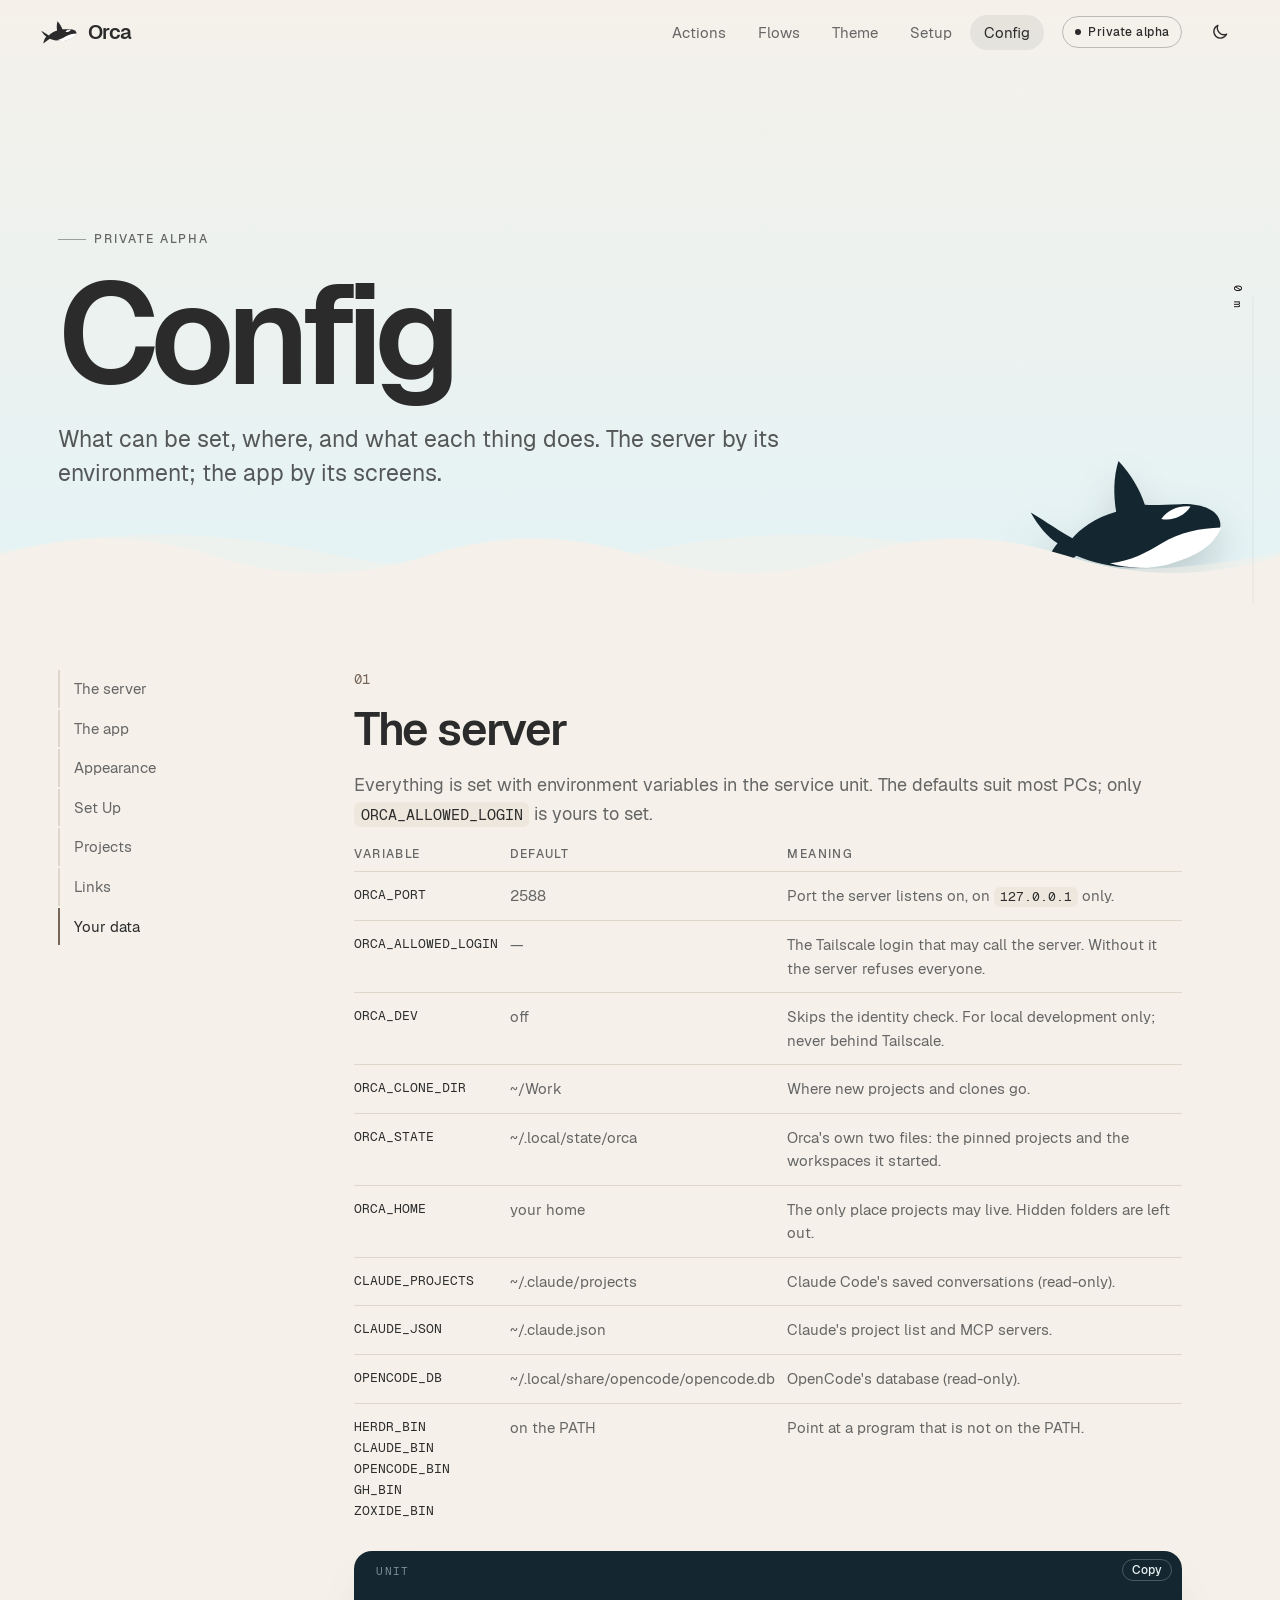
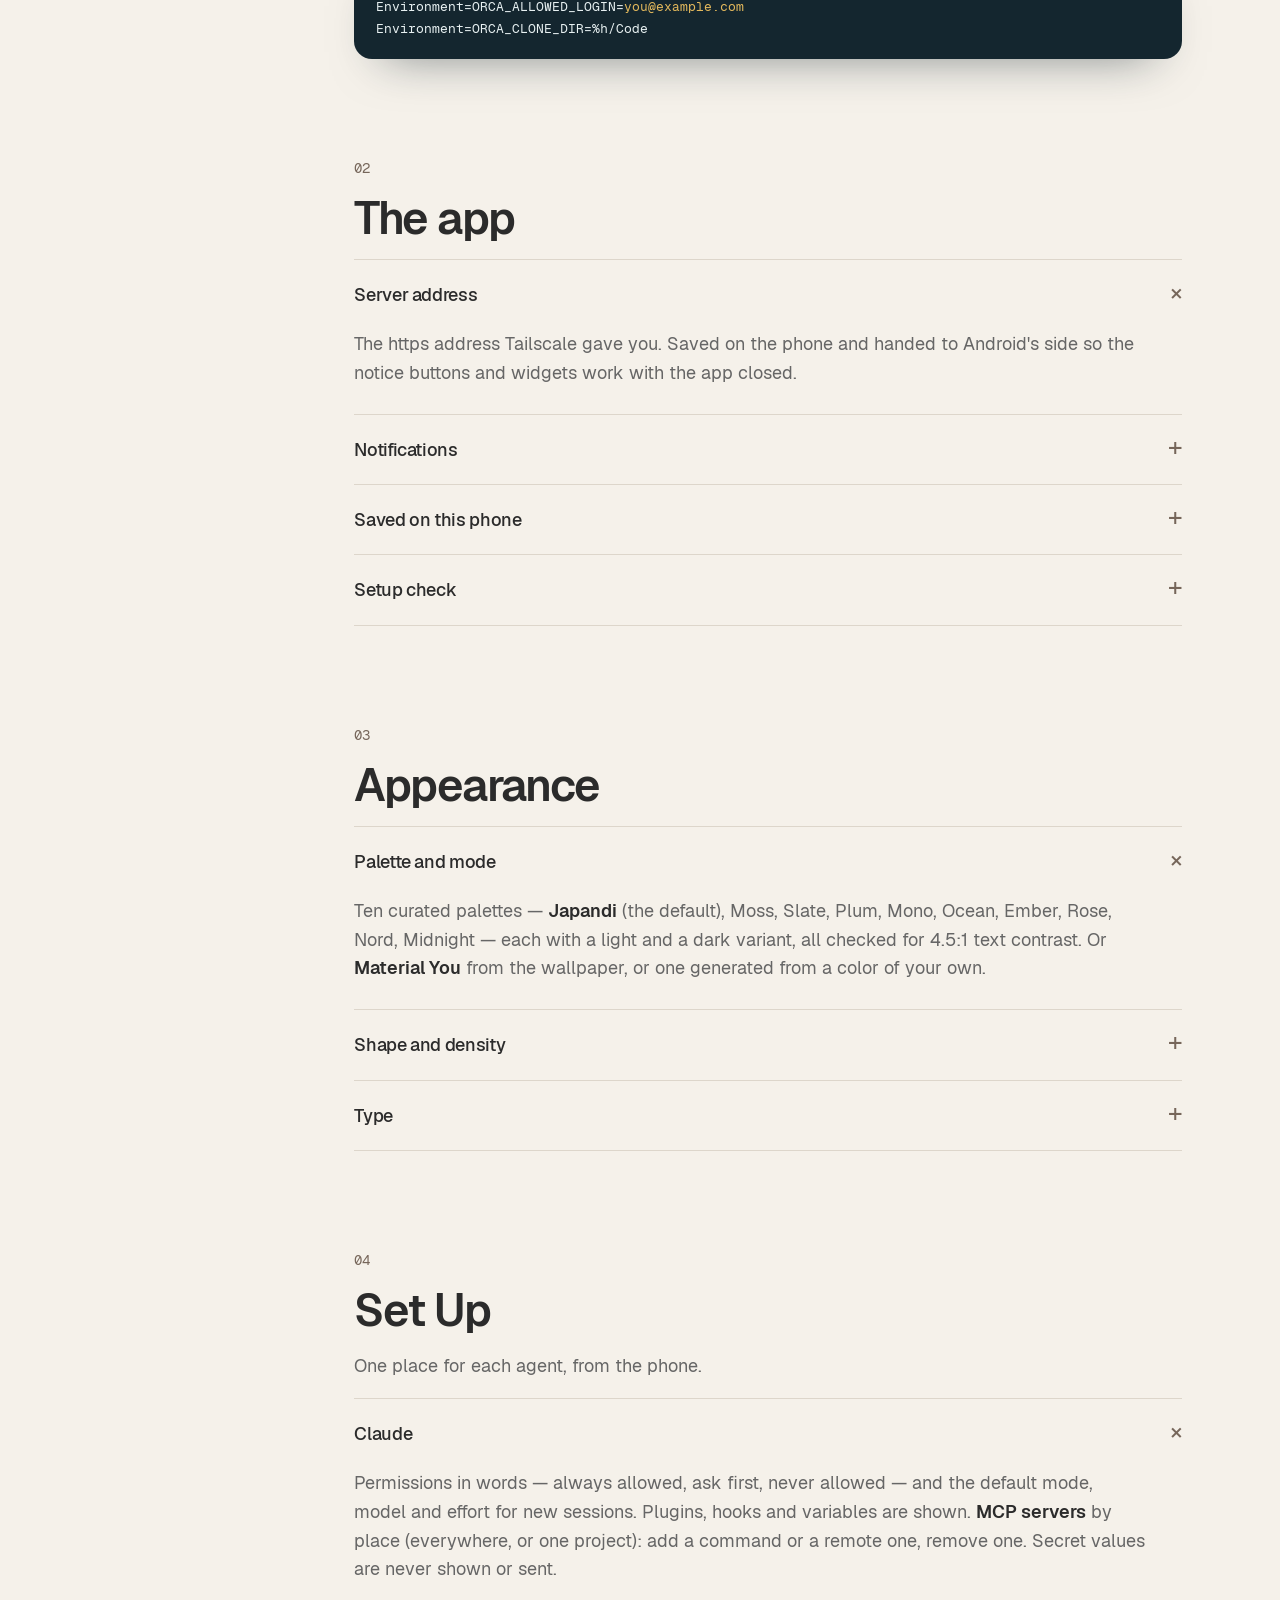
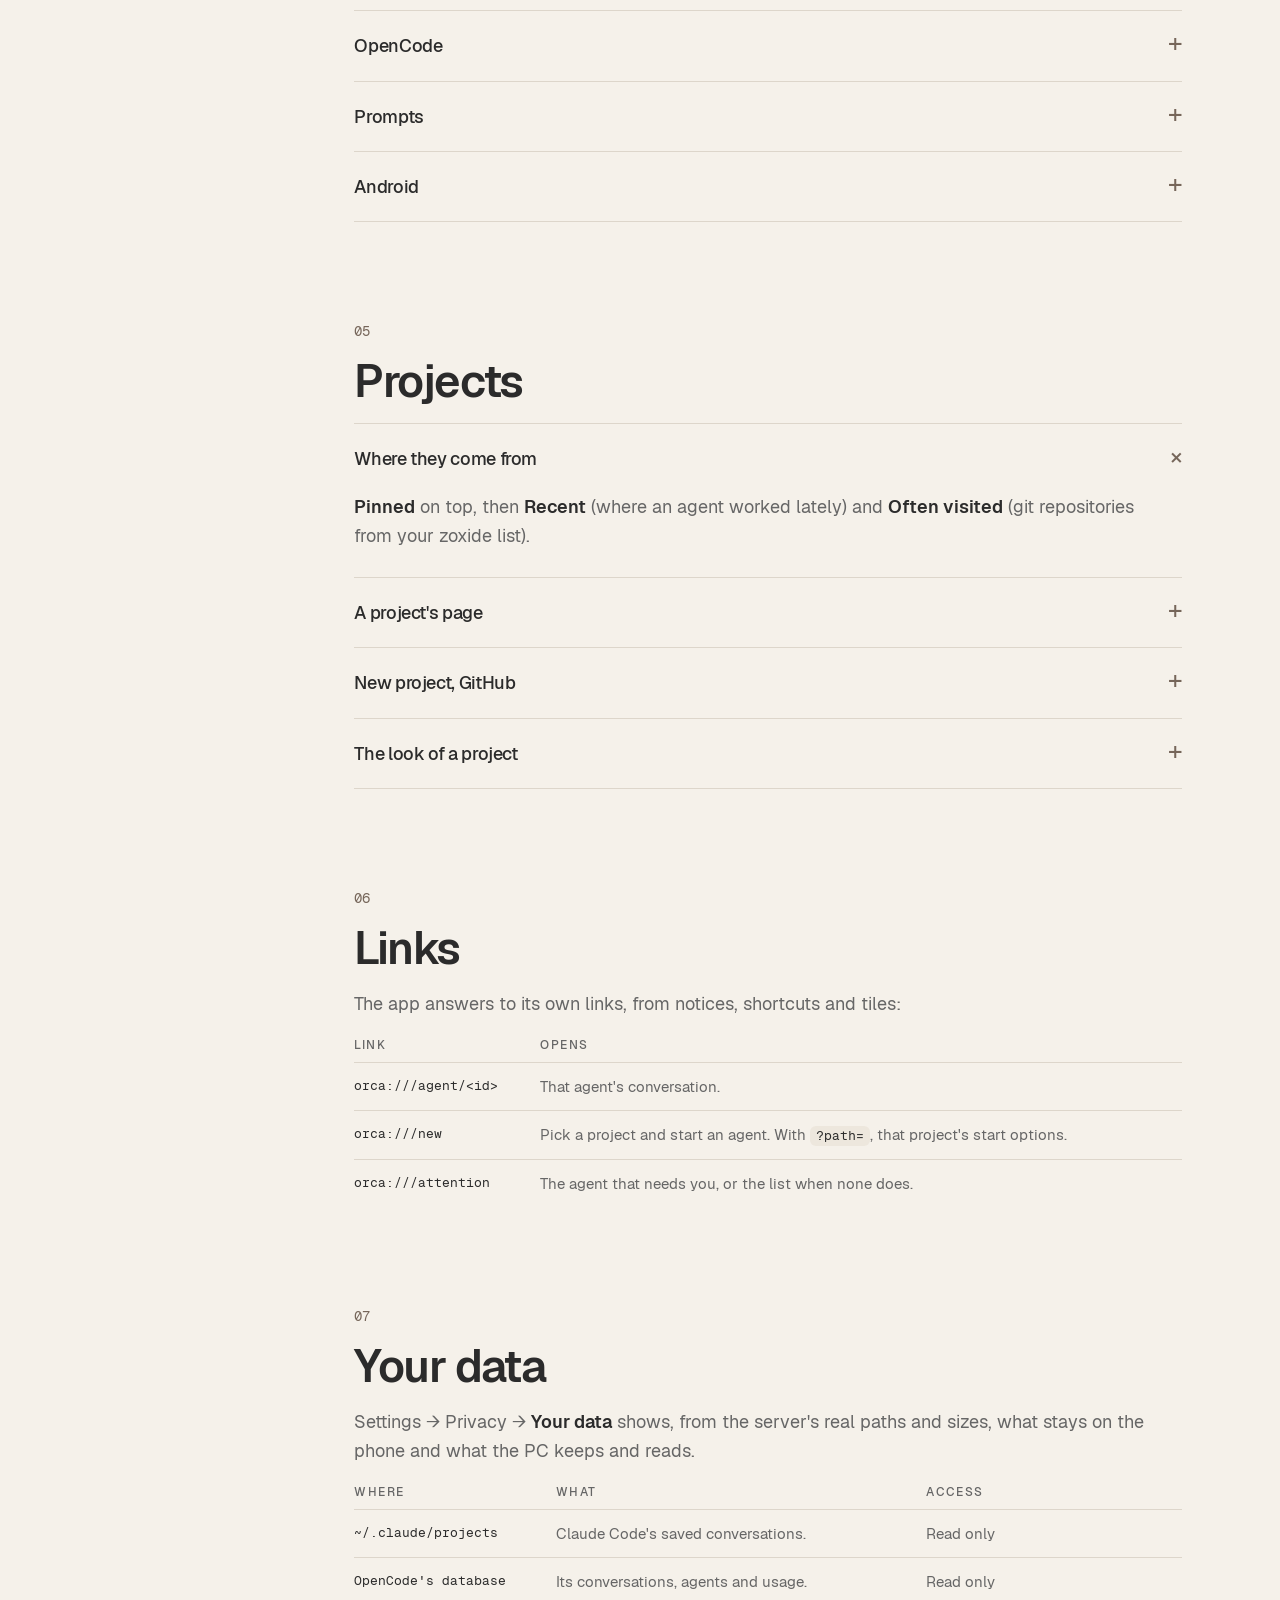
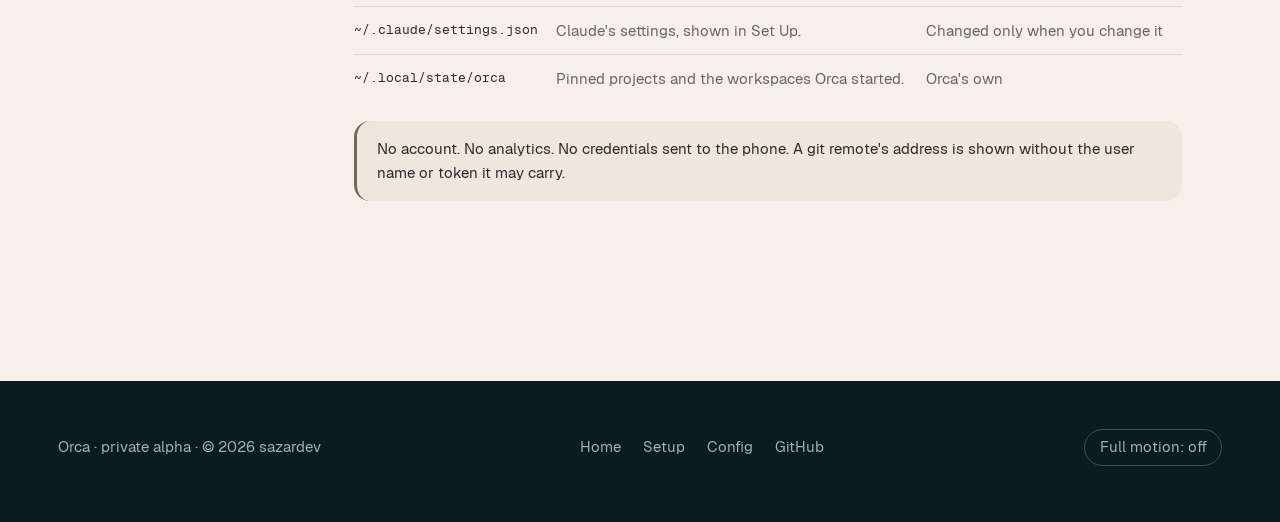
<file: config/index.html>
<!doctype html>
<html lang="en">
<head>
<meta charset="utf-8">
<meta name="viewport" content="width=device-width, initial-scale=1, viewport-fit=cover">
<title>Config — Orca</title>
<meta name="description" content="Every setting of Orca: the server's environment, the app, appearance, Set Up, projects and your data. Private alpha.">
<meta name="robots" content="noindex, nofollow">
<meta property="og:title" content="Config — Orca">
<meta property="og:image" content="https://sazardev.github.io/orca-site/assets/img/og.png">
<meta name="twitter:card" content="summary_large_image">
<meta name="theme-color" content="#F5F1EA" media="(prefers-color-scheme: light)">
<meta name="theme-color" content="#1F1C19" media="(prefers-color-scheme: dark)">
<link rel="icon" href="../assets/img/orca-mark.svg" type="image/svg+xml">
<link rel="preload" href="../assets/fonts/Geist-SemiBold.woff" as="font" type="font/woff" crossorigin>
<link rel="stylesheet" href="../assets/css/site.css">
<script>document.documentElement.className+=' js'</script>
</head>
<body>
<a class="skip" href="#main">Skip to content</a>
<svg width="0" height="0" style="position:absolute" aria-hidden="true" focusable="false"><defs><symbol id="orca" viewBox="18 30 72 48"><path fill="currentColor" d="M 86.99 55.15 C 86.28 50.71 80.46 48.44 73.20 48.68 C 67.77 48.90 63.24 49.07 60.48 48.87 C 58.67 43.24 55.61 38.25 51.21 33.48 C 49.38 39.24 49.48 45.60 50.40 51.38 C 42.98 53.47 37.70 57.49 35.01 60.65 C 31.03 58.55 25.88 54.81 20.36 51.58 C 22.91 56.19 26.28 60.21 29.81 62.39 C 27.13 65.55 25.16 70.41 24.16 75.58 C 28.70 72.59 32.79 69.66 36.44 66.81 C 43.81 70.19 56.96 72.67 68.30 69.50 C 79.65 66.34 87.90 60.93 86.99 55.15 Z"/><path fill="var(--orca-white,#fff)" d="M 87.27 56.93 C 85.45 62.69 78.87 67.19 68.37 69.95 C 61.34 71.61 54.01 71.31 48.25 69.49 C 55.43 68.81 61.30 65.60 66.29 62.53 C 72.95 58.56 80.02 57.17 87.27 56.93 Z"/><path fill="var(--orca-white,#fff)" d="M 66.28 53.88 C 68.50 50.61 72.80 49.02 76.53 49.52 C 74.35 53.05 70.05 54.65 66.28 53.88 Z"/></symbol></defs></svg>
<header class="nav">
  <a class="brand" href="../" aria-label="Orca, home"><svg aria-hidden="true"><use href="#orca"/></svg>Orca</a>
  <ul>
    <li><a class="link" href="../#story">Actions</a></li>
    <li><a class="link" href="../#flows">Flows</a></li>
    <li><a class="link" href="../#theme">Theme</a></li>
    <li><a class="link" href="../setup/">Setup</a></li>
    <li><a class="link" href="../config/" aria-current="page">Config</a></li>
  </ul>
  <span class="chip"><i></i>Private alpha</span>
  <button class="icon-btn" type="button" data-theme-toggle aria-label="Toggle light and dark"><svg viewBox="0 0 24 24" fill="none" stroke="currentColor" stroke-width="1.6" stroke-linecap="round" stroke-linejoin="round" aria-hidden="true"><path d="M20 14.5A8 8 0 0 1 9.5 4a8 8 0 1 0 10.5 10.5Z"/></svg></button>
</header>
<div class="gauge" aria-hidden="true"><span>0 m</span></div>
<main id="main">
<section class="page-hero" data-scene="exit">
  <div class="wrap">
    <p class="eyebrow" style="animation:up 1s .1s var(--ease) both">Private alpha</p>
    <h1 style="margin-top:22px;animation:up 1.1s .2s var(--ease) both">Config</h1>
    <p class="lede" style="animation:up 1.1s .45s var(--ease) both">What can be set, where, and what each thing does. The server by its environment; the app by its screens.</p>
  </div>
  <div class="orca-swim" aria-hidden="true" style="color:var(--deep)"><div class="bob"><svg><use href="#orca"/></svg></div></div>
  <div class="edge" aria-hidden="true">
    <svg class="b" viewBox="0 0 2400 120" preserveAspectRatio="none"><path d="M0 66Q150 22 300 66T600 66T900 66T1200 66T1500 66T1800 66T2100 66T2400 66V120H0Z"/></svg>
    <svg viewBox="0 0 2400 120" preserveAspectRatio="none"><path d="M0 80Q100 44 200 80T400 80T600 80T800 80T1000 80T1200 80T1400 80T1600 80T1800 80T2000 80T2200 80T2400 80V120H0Z"/></svg>
  </div>
</section>
<div class="wrap doc">
  <nav class="rail" aria-label="On this page"><a href="#server">The server</a><a href="#app">The app</a><a href="#look">Appearance</a><a href="#setup">Set Up</a><a href="#projects">Projects</a><a href="#links">Links</a><a href="#data">Your data</a></nav>
  <div class="steps-doc">

<article class="dstep" id="server" data-reveal><span class="num"></span><h2>The server</h2>
  <p>Everything is set with environment variables in the service unit. The defaults suit most PCs; only <code>ORCA_ALLOWED_LOGIN</code> is yours to set.</p>
  <div class="scroll"><table class="table"><thead><tr><th>Variable</th><th>Default</th><th>Meaning</th></tr></thead><tbody><tr><td>ORCA_PORT</td><td>2588</td><td>Port the server listens on, on <code>127.0.0.1</code> only.</td></tr><tr><td>ORCA_ALLOWED_LOGIN</td><td>—</td><td>The Tailscale login that may call the server. Without it the server refuses everyone.</td></tr><tr><td>ORCA_DEV</td><td>off</td><td>Skips the identity check. For local development only; never behind Tailscale.</td></tr><tr><td>ORCA_CLONE_DIR</td><td>~/Work</td><td>Where new projects and clones go.</td></tr><tr><td>ORCA_STATE</td><td>~/.local/state/orca</td><td>Orca's own two files: the pinned projects and the workspaces it started.</td></tr><tr><td>ORCA_HOME</td><td>your home</td><td>The only place projects may live. Hidden folders are left out.</td></tr><tr><td>CLAUDE_PROJECTS</td><td>~/.claude/projects</td><td>Claude Code's saved conversations (read-only).</td></tr><tr><td>CLAUDE_JSON</td><td>~/.claude.json</td><td>Claude's project list and MCP servers.</td></tr><tr><td>OPENCODE_DB</td><td>~/.local/share/opencode/opencode.db</td><td>OpenCode's database (read-only).</td></tr><tr><td>HERDR_BIN<br>CLAUDE_BIN<br>OPENCODE_BIN<br>GH_BIN<br>ZOXIDE_BIN</td><td>on the PATH</td><td>Point at a program that is not on the PATH.</td></tr></tbody></table></div>
  <div class="code"><span class="label">unit</span><button class="copy" type="button">Copy</button><pre>Environment=ORCA_ALLOWED_LOGIN=<span class="k">you@example.com</span>
Environment=ORCA_CLONE_DIR=%h/Code</pre></div>
</article>

<article class="dstep" id="app" data-reveal><span class="num"></span><h2>The app</h2>
  <div>
  <details class="acc" open><summary>Server address</summary><div class="body"><p>The https address Tailscale gave you. Saved on the phone and handed to Android's side so the notice buttons and widgets work with the app closed.</p></div></details>
  <details class="acc"><summary>Notifications</summary><div class="body"><p><b>Notify me</b> turns the background watcher on. Choose <b>When an agent needs me</b> and <b>When an agent finishes</b> separately. A notice reads <code>project · Claude</code>, then what happened in plain words. Yes/No and Reply work from the notice itself.</p></div></details>
  <details class="acc"><summary>Saved on this phone</summary><div class="body"><p>The last answers of your server, kept in the app's own folder for up to 14 days and 24 MB, and left out of Android's backup. Shown with a quiet <b>Offline</b> line when the PC cannot be reached. One button forgets them.</p></div></details>
  <details class="acc"><summary>Setup check</summary><div class="body"><p>Six lines that say what is wrong and open the right Android screen to fix it: address, internet, Tailscale, server, notifications, battery.</p></div></details>
  </div>
</article>

<article class="dstep" id="look" data-reveal><span class="num"></span><h2>Appearance</h2>
  <div>
  <details class="acc" open><summary>Palette and mode</summary><div class="body"><p>Ten curated palettes — <b>Japandi</b> (the default), Moss, Slate, Plum, Mono, Ocean, Ember, Rose, Nord, Midnight — each with a light and a dark variant, all checked for 4.5:1 text contrast. Or <b>Material You</b> from the wallpaper, or one generated from a color of your own.</p></div></details>
  <details class="acc"><summary>Shape and density</summary><div class="body"><p>Corners (sharp to round), border weight, and density (spacious, standard, compact) restyle the whole app at once.</p></div></details>
  <details class="acc"><summary>Type</summary><div class="body"><p><b>Geist</b> by default, or the system font. Text size is its own slider and follows through everything.</p></div></details>
  </div>
</article>

<article class="dstep" id="setup" data-reveal><span class="num"></span><h2>Set Up</h2>
  <p>One place for each agent, from the phone.</p>
  <div>
  <details class="acc" open><summary>Claude</summary><div class="body"><p>Permissions in words — always allowed, ask first, never allowed — and the default mode, model and effort for new sessions. Plugins, hooks and variables are shown. <b>MCP servers</b> by place (everywhere, or one project): add a command or a remote one, remove one. Secret values are never shown or sent.</p></div></details>
  <details class="acc"><summary>OpenCode</summary><div class="body"><p>Its agents and what each may do without asking, its MCP servers and the providers it is signed in to. Read-only here: change them in OpenCode's own config.</p></div></details>
  <details class="acc"><summary>Prompts</summary><div class="body"><p>Your own presets for the <code>!</code> shortcut at the start of a message: review, tests, fix, plan, commit, pull request, changelog and whatever you add.</p></div></details>
  <details class="acc"><summary>Android</summary><div class="body"><p>Widgets, the quick settings tile, launcher shortcuts and bubbles (one per agent, the notice as the agent's bubble).</p></div></details>
  </div>
</article>

<article class="dstep" id="projects" data-reveal><span class="num"></span><h2>Projects</h2>
  <div>
  <details class="acc" open><summary>Where they come from</summary><div class="body"><p><b>Pinned</b> on top, then <b>Recent</b> (where an agent worked lately) and <b>Often visited</b> (git repositories from your zoxide list).</p></div></details>
  <details class="acc"><summary>A project's page</summary><div class="body"><p>Start an agent; its conversations (worktrees included); its branches with the agents on each, and a new branch in a worktree of its own; and <b>Details</b>: git, conversations, 30-day use and the look of its bubbles.</p></div></details>
  <details class="acc"><summary>New project, GitHub</summary><div class="body"><p><b>New project</b> makes a folder with <code>git init</code> in <code>ORCA_CLONE_DIR</code>, optionally with a private or public repository, and pins it. <b>GitHub</b> lists your repositories (through <code>gh</code> on the PC) and clones one in the background.</p></div></details>
  <details class="acc"><summary>The look of a project</summary><div class="body"><p>A color and a mark — a letter or two, or an emoji — for each project, shown in its bubbles. Left alone, they come from its name.</p></div></details>
  </div>
</article>

<article class="dstep" id="links" data-reveal><span class="num"></span><h2>Links</h2>
  <p>The app answers to its own links, from notices, shortcuts and tiles:</p>
  <table class="table"><thead><tr><th>Link</th><th>Opens</th></tr></thead><tbody>
    <tr><td>orca:///agent/&lt;id&gt;</td><td>That agent's conversation.</td></tr>
    <tr><td>orca:///new</td><td>Pick a project and start an agent. With <code>?path=</code>, that project's start options.</td></tr>
    <tr><td>orca:///attention</td><td>The agent that needs you, or the list when none does.</td></tr>
  </tbody></table>
</article>

<article class="dstep" id="data" data-reveal><span class="num"></span><h2>Your data</h2>
  <p>Settings → Privacy → <b>Your data</b> shows, from the server's real paths and sizes, what stays on the phone and what the PC keeps and reads.</p>
  <table class="table"><thead><tr><th>Where</th><th>What</th><th>Access</th></tr></thead><tbody>
    <tr><td>~/.claude/projects</td><td>Claude Code's saved conversations.</td><td>Read only</td></tr>
    <tr><td>OpenCode's database</td><td>Its conversations, agents and usage.</td><td>Read only</td></tr>
    <tr><td>~/.claude/settings.json</td><td>Claude's settings, shown in Set Up.</td><td>Changed only when you change it</td></tr>
    <tr><td>~/.local/state/orca</td><td>Pinned projects and the workspaces Orca started.</td><td>Orca's own</td></tr>
  </tbody></table>
  <div class="note">No account. No analytics. No credentials sent to the phone. A git remote's address is shown without the user name or token it may carry.</div>
</article>

  </div>
</div>
</main>
<footer class="foot">
  <div class="wrap">
    <span>Orca · private alpha · © <span data-year>2026</span> sazardev</span>
    <nav aria-label="Footer"><a href="../">Home</a><a href="../setup/">Setup</a><a href="../config/">Config</a><a href="https://github.com/sazardev">GitHub</a></nav>
    <button type="button" data-motion-toggle>Full motion: off</button>
  </div>
</footer>
<script src="../assets/js/site.js" defer></script>
</body>
</html>
</file>
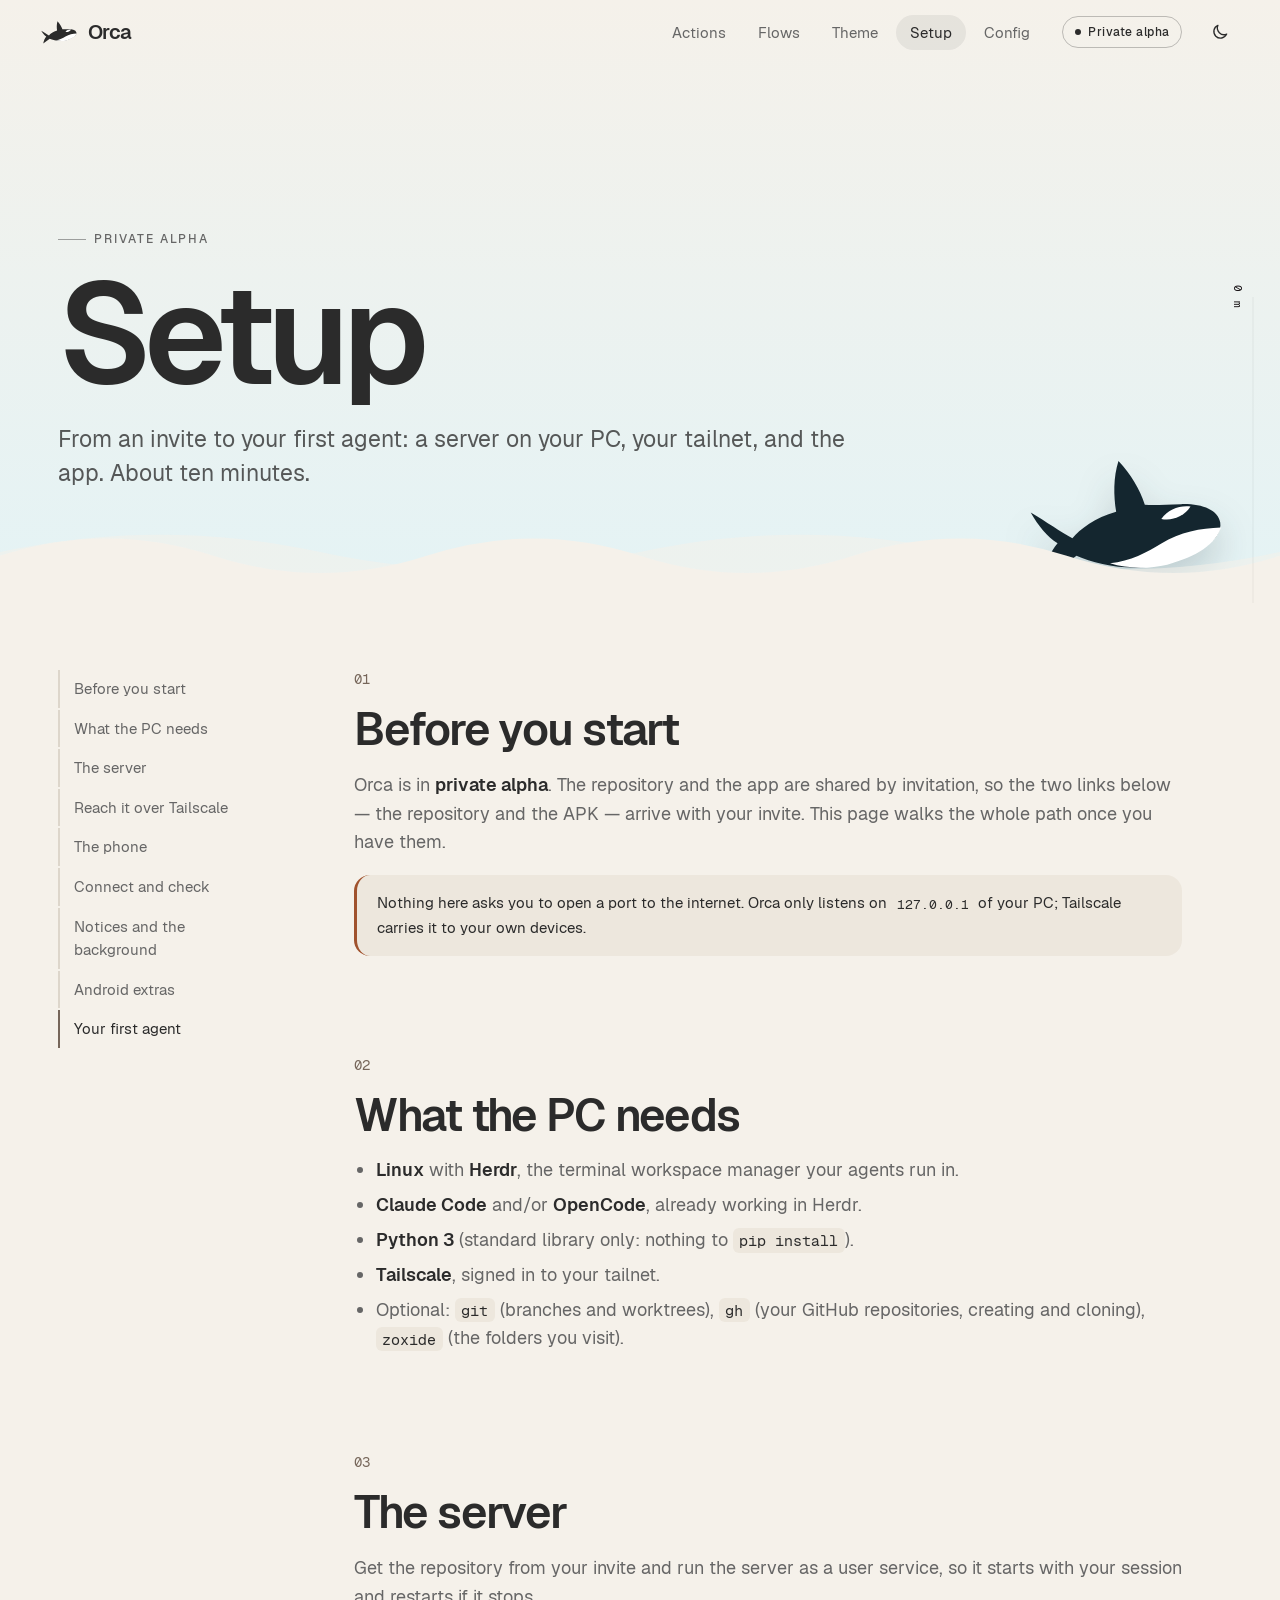
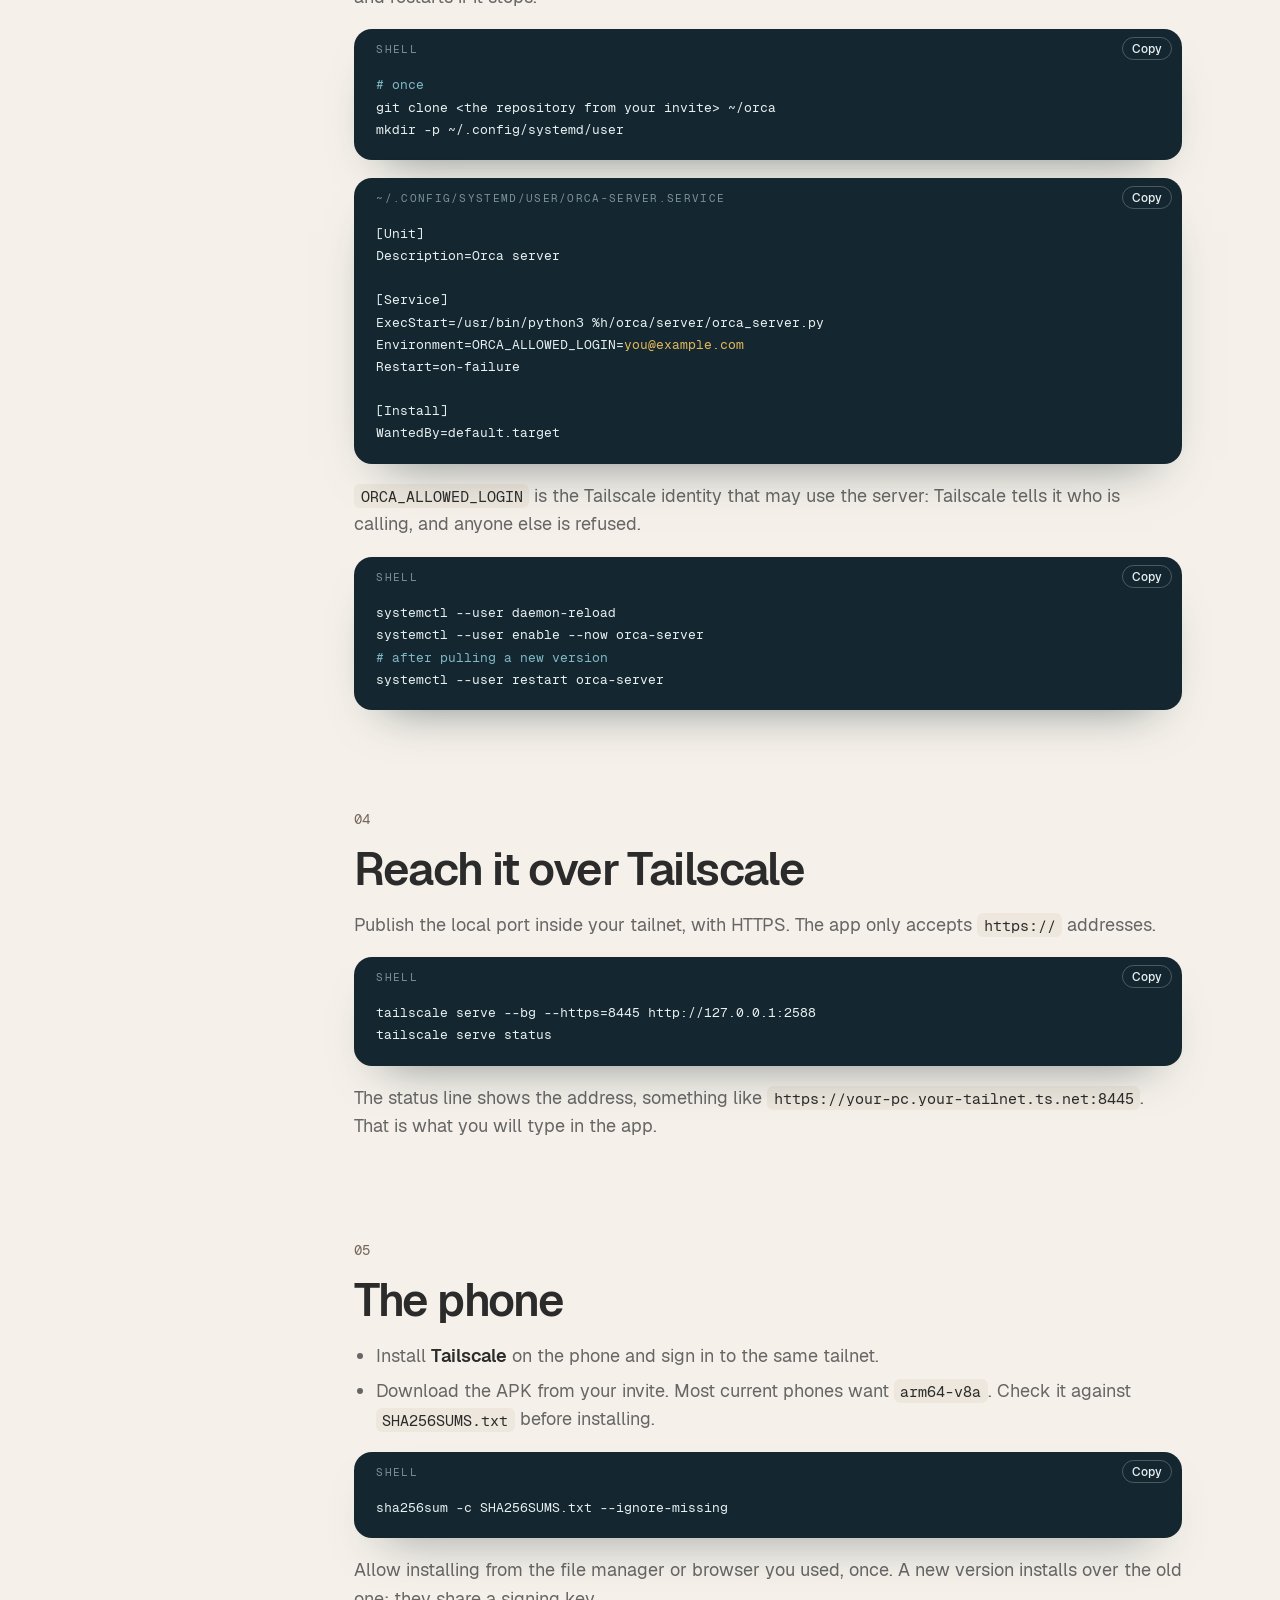
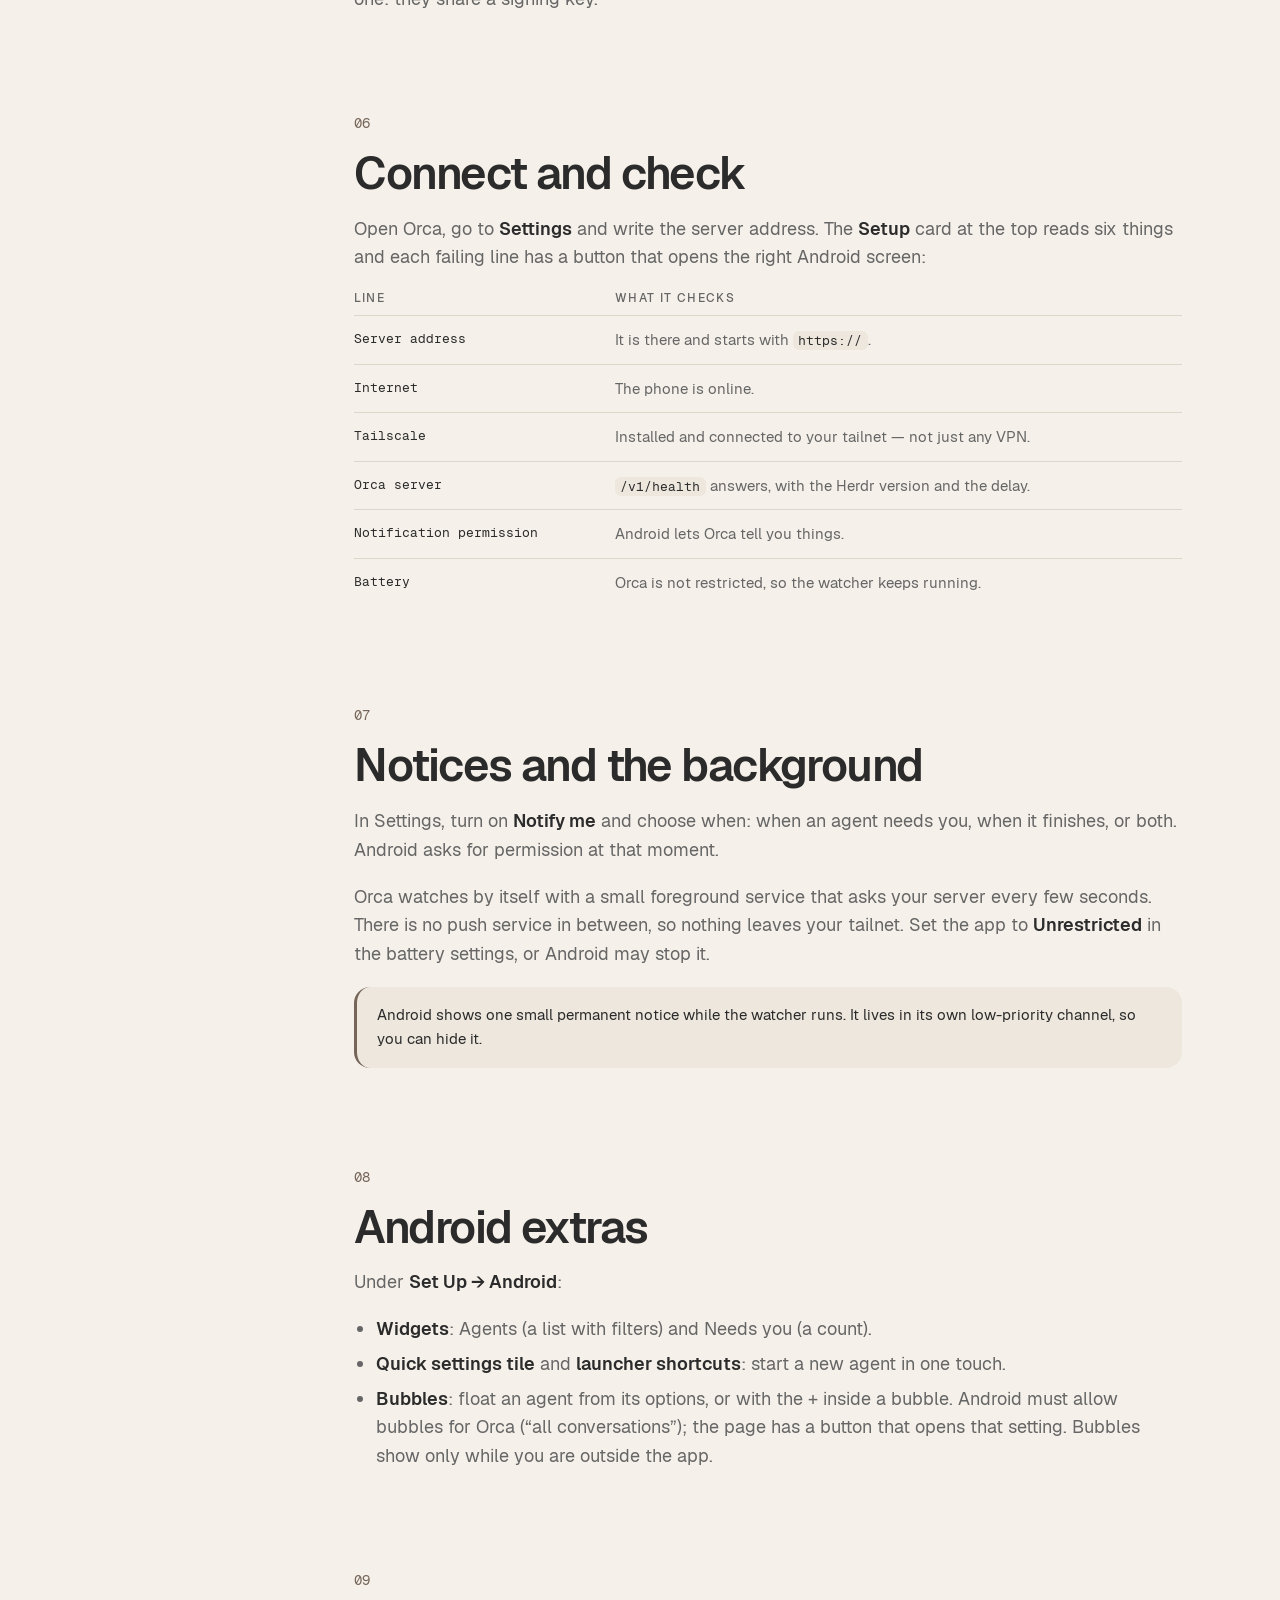
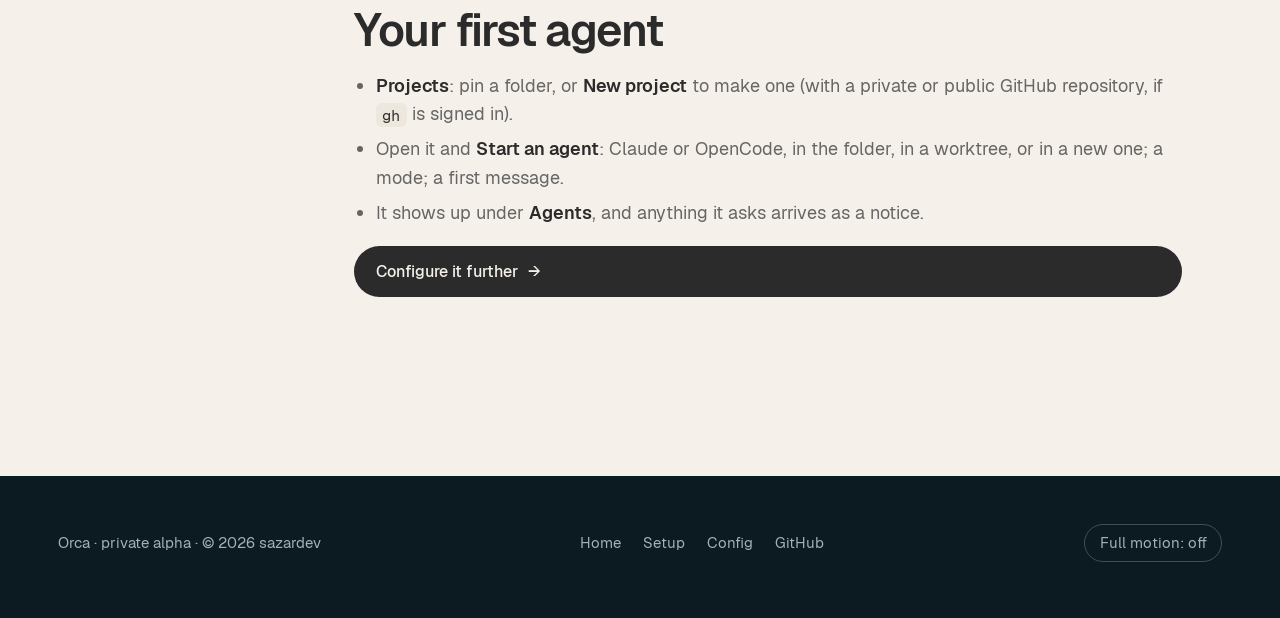
<file: setup/index.html>
<!doctype html>
<html lang="en">
<head>
<meta charset="utf-8">
<meta name="viewport" content="width=device-width, initial-scale=1, viewport-fit=cover">
<title>Setup — Orca</title>
<meta name="description" content="How Orca is installed: the server on your PC, Tailscale, and the app on your phone. Private alpha.">
<meta name="robots" content="noindex, nofollow">
<meta property="og:title" content="Setup — Orca">
<meta property="og:image" content="https://sazardev.github.io/orca-site/assets/img/og.png">
<meta name="twitter:card" content="summary_large_image">
<meta name="theme-color" content="#F5F1EA" media="(prefers-color-scheme: light)">
<meta name="theme-color" content="#1F1C19" media="(prefers-color-scheme: dark)">
<link rel="icon" href="../assets/img/orca-mark.svg" type="image/svg+xml">
<link rel="preload" href="../assets/fonts/Geist-SemiBold.woff" as="font" type="font/woff" crossorigin>
<link rel="stylesheet" href="../assets/css/site.css">
<script>document.documentElement.className+=' js'</script>
</head>
<body>
<a class="skip" href="#main">Skip to content</a>
<svg width="0" height="0" style="position:absolute" aria-hidden="true" focusable="false"><defs><symbol id="orca" viewBox="18 30 72 48"><path fill="currentColor" d="M 86.99 55.15 C 86.28 50.71 80.46 48.44 73.20 48.68 C 67.77 48.90 63.24 49.07 60.48 48.87 C 58.67 43.24 55.61 38.25 51.21 33.48 C 49.38 39.24 49.48 45.60 50.40 51.38 C 42.98 53.47 37.70 57.49 35.01 60.65 C 31.03 58.55 25.88 54.81 20.36 51.58 C 22.91 56.19 26.28 60.21 29.81 62.39 C 27.13 65.55 25.16 70.41 24.16 75.58 C 28.70 72.59 32.79 69.66 36.44 66.81 C 43.81 70.19 56.96 72.67 68.30 69.50 C 79.65 66.34 87.90 60.93 86.99 55.15 Z"/><path fill="var(--orca-white,#fff)" d="M 87.27 56.93 C 85.45 62.69 78.87 67.19 68.37 69.95 C 61.34 71.61 54.01 71.31 48.25 69.49 C 55.43 68.81 61.30 65.60 66.29 62.53 C 72.95 58.56 80.02 57.17 87.27 56.93 Z"/><path fill="var(--orca-white,#fff)" d="M 66.28 53.88 C 68.50 50.61 72.80 49.02 76.53 49.52 C 74.35 53.05 70.05 54.65 66.28 53.88 Z"/></symbol></defs></svg>
<header class="nav">
  <a class="brand" href="../" aria-label="Orca, home"><svg aria-hidden="true"><use href="#orca"/></svg>Orca</a>
  <ul>
    <li><a class="link" href="../#story">Actions</a></li>
    <li><a class="link" href="../#flows">Flows</a></li>
    <li><a class="link" href="../#theme">Theme</a></li>
    <li><a class="link" href="../setup/" aria-current="page">Setup</a></li>
    <li><a class="link" href="../config/">Config</a></li>
  </ul>
  <span class="chip"><i></i>Private alpha</span>
  <button class="icon-btn" type="button" data-theme-toggle aria-label="Toggle light and dark"><svg viewBox="0 0 24 24" fill="none" stroke="currentColor" stroke-width="1.6" stroke-linecap="round" stroke-linejoin="round" aria-hidden="true"><path d="M20 14.5A8 8 0 0 1 9.5 4a8 8 0 1 0 10.5 10.5Z"/></svg></button>
</header>
<div class="gauge" aria-hidden="true"><span>0 m</span></div>
<main id="main">
<section class="page-hero" data-scene="exit">
  <div class="wrap">
    <p class="eyebrow" style="animation:up 1s .1s var(--ease) both">Private alpha</p>
    <h1 style="margin-top:22px;animation:up 1.1s .2s var(--ease) both">Setup</h1>
    <p class="lede" style="animation:up 1.1s .45s var(--ease) both">From an invite to your first agent: a server on your PC, your tailnet, and the app. About ten minutes.</p>
  </div>
  <div class="orca-swim" aria-hidden="true" style="color:var(--deep)"><div class="bob"><svg><use href="#orca"/></svg></div></div>
  <div class="edge" aria-hidden="true">
    <svg class="b" viewBox="0 0 2400 120" preserveAspectRatio="none"><path d="M0 66Q150 22 300 66T600 66T900 66T1200 66T1500 66T1800 66T2100 66T2400 66V120H0Z"/></svg>
    <svg viewBox="0 0 2400 120" preserveAspectRatio="none"><path d="M0 80Q100 44 200 80T400 80T600 80T800 80T1000 80T1200 80T1400 80T1600 80T1800 80T2000 80T2200 80T2400 80V120H0Z"/></svg>
  </div>
</section>
<div class="wrap doc">
  <nav class="rail" aria-label="On this page"><a href="#invite">Before you start</a><a href="#pc">What the PC needs</a><a href="#server">The server</a><a href="#tailnet">Reach it over Tailscale</a><a href="#phone">The phone</a><a href="#connect">Connect and check</a><a href="#quiet">Notices and the background</a><a href="#android">Android extras</a><a href="#first">Your first agent</a></nav>
  <div class="steps-doc">

<article class="dstep" id="invite" data-reveal><span class="num"></span><h2>Before you start</h2>
  <p>Orca is in <strong>private alpha</strong>. The repository and the app are shared by invitation, so the two links below — the repository and the APK — arrive with your invite. This page walks the whole path once you have them.</p>
  <div class="note alpha-note">Nothing here asks you to open a port to the internet. Orca only listens on <code>127.0.0.1</code> of your PC; Tailscale carries it to your own devices.</div>
</article>

<article class="dstep" id="pc" data-reveal><span class="num"></span><h2>What the PC needs</h2>
  <ul>
    <li><b>Linux</b> with <b>Herdr</b>, the terminal workspace manager your agents run in.</li>
    <li><b>Claude Code</b> and/or <b>OpenCode</b>, already working in Herdr.</li>
    <li><b>Python 3</b> (standard library only: nothing to <code>pip install</code>).</li>
    <li><b>Tailscale</b>, signed in to your tailnet.</li>
    <li>Optional: <code>git</code> (branches and worktrees), <code>gh</code> (your GitHub repositories, creating and cloning), <code>zoxide</code> (the folders you visit).</li>
  </ul>
</article>

<article class="dstep" id="server" data-reveal><span class="num"></span><h2>The server</h2>
  <p>Get the repository from your invite and run the server as a user service, so it starts with your session and restarts if it stops.</p>
  <div class="code"><span class="label">shell</span><button class="copy" type="button">Copy</button><pre><span class="c"># once</span>
git clone &lt;the repository from your invite&gt; ~/orca
mkdir -p ~/.config/systemd/user</pre></div>
  <div class="code"><span class="label">~/.config/systemd/user/orca-server.service</span><button class="copy" type="button">Copy</button><pre>[Unit]
Description=Orca server

[Service]
ExecStart=/usr/bin/python3 %h/orca/server/orca_server.py
Environment=ORCA_ALLOWED_LOGIN=<span class="k">you@example.com</span>
Restart=on-failure

[Install]
WantedBy=default.target</pre></div>
  <p><code>ORCA_ALLOWED_LOGIN</code> is the Tailscale identity that may use the server: Tailscale tells it who is calling, and anyone else is refused.</p>
  <div class="code"><span class="label">shell</span><button class="copy" type="button">Copy</button><pre>systemctl --user daemon-reload
systemctl --user enable --now orca-server
<span class="c"># after pulling a new version</span>
systemctl --user restart orca-server</pre></div>
</article>

<article class="dstep" id="tailnet" data-reveal><span class="num"></span><h2>Reach it over Tailscale</h2>
  <p>Publish the local port inside your tailnet, with HTTPS. The app only accepts <code>https://</code> addresses.</p>
  <div class="code"><span class="label">shell</span><button class="copy" type="button">Copy</button><pre>tailscale serve --bg --https=8445 http://127.0.0.1:2588
tailscale serve status</pre></div>
  <p>The status line shows the address, something like <code>https://your-pc.your-tailnet.ts.net:8445</code>. That is what you will type in the app.</p>
</article>

<article class="dstep" id="phone" data-reveal><span class="num"></span><h2>The phone</h2>
  <ul>
    <li>Install <b>Tailscale</b> on the phone and sign in to the same tailnet.</li>
    <li>Download the APK from your invite. Most current phones want <code>arm64-v8a</code>. Check it against <code>SHA256SUMS.txt</code> before installing.</li>
  </ul>
  <div class="code"><span class="label">shell</span><button class="copy" type="button">Copy</button><pre>sha256sum -c SHA256SUMS.txt --ignore-missing</pre></div>
  <p>Allow installing from the file manager or browser you used, once. A new version installs over the old one: they share a signing key.</p>
</article>

<article class="dstep" id="connect" data-reveal><span class="num"></span><h2>Connect and check</h2>
  <p>Open Orca, go to <b>Settings</b> and write the server address. The <b>Setup</b> card at the top reads six things and each failing line has a button that opens the right Android screen:</p>
  <table class="table"><thead><tr><th>Line</th><th>What it checks</th></tr></thead><tbody>
    <tr><td>Server address</td><td>It is there and starts with <code>https://</code>.</td></tr>
    <tr><td>Internet</td><td>The phone is online.</td></tr>
    <tr><td>Tailscale</td><td>Installed and connected to your tailnet — not just any VPN.</td></tr>
    <tr><td>Orca server</td><td><code>/v1/health</code> answers, with the Herdr version and the delay.</td></tr>
    <tr><td>Notification permission</td><td>Android lets Orca tell you things.</td></tr>
    <tr><td>Battery</td><td>Orca is not restricted, so the watcher keeps running.</td></tr>
  </tbody></table>
</article>

<article class="dstep" id="quiet" data-reveal><span class="num"></span><h2>Notices and the background</h2>
  <p>In Settings, turn on <b>Notify me</b> and choose when: when an agent needs you, when it finishes, or both. Android asks for permission at that moment.</p>
  <p>Orca watches by itself with a small foreground service that asks your server every few seconds. There is no push service in between, so nothing leaves your tailnet. Set the app to <b>Unrestricted</b> in the battery settings, or Android may stop it.</p>
  <div class="note">Android shows one small permanent notice while the watcher runs. It lives in its own low-priority channel, so you can hide it.</div>
</article>

<article class="dstep" id="android" data-reveal><span class="num"></span><h2>Android extras</h2>
  <p>Under <b>Set Up → Android</b>:</p>
  <ul>
    <li><b>Widgets</b>: Agents (a list with filters) and Needs you (a count).</li>
    <li><b>Quick settings tile</b> and <b>launcher shortcuts</b>: start a new agent in one touch.</li>
    <li><b>Bubbles</b>: float an agent from its options, or with the + inside a bubble. Android must allow bubbles for Orca (“all conversations”); the page has a button that opens that setting. Bubbles show only while you are outside the app.</li>
  </ul>
</article>

<article class="dstep" id="first" data-reveal><span class="num"></span><h2>Your first agent</h2>
  <ul>
    <li><b>Projects</b>: pin a folder, or <b>New project</b> to make one (with a private or public GitHub repository, if <code>gh</code> is signed in).</li>
    <li>Open it and <b>Start an agent</b>: Claude or OpenCode, in the folder, in a worktree, or in a new one; a mode; a first message.</li>
    <li>It shows up under <b>Agents</b>, and anything it asks arrives as a notice.</li>
  </ul>
  <a class="btn" href="../config/">Configure it further <span aria-hidden="true">→</span></a>
</article>

  </div>
</div>
</main>
<footer class="foot">
  <div class="wrap">
    <span>Orca · private alpha · © <span data-year>2026</span> sazardev</span>
    <nav aria-label="Footer"><a href="../">Home</a><a href="../setup/">Setup</a><a href="../config/">Config</a><a href="https://github.com/sazardev">GitHub</a></nav>
    <button type="button" data-motion-toggle>Full motion: off</button>
  </div>
</footer>
<script src="../assets/js/site.js" defer></script>
</body>
</html>
</file>
<file: assets/css/site.css>
/* Orca — alpha site. One stylesheet, no framework.
   Palette: the app's Japandi (warm paper, clay, moss) over the sea of its logo (foam, deep ink). */

@font-face { font-family: "Geist"; font-weight: 400; font-display: swap; src: url("../fonts/Geist-Regular.woff") format("woff"); }
@font-face { font-family: "Geist"; font-weight: 500; font-display: swap; src: url("../fonts/Geist-Medium.woff") format("woff"); }
@font-face { font-family: "Geist"; font-weight: 600; font-display: swap; src: url("../fonts/Geist-SemiBold.woff") format("woff"); }
@font-face { font-family: "Geist Mono"; font-weight: 400; font-display: swap; src: url("../fonts/GeistMono-Regular.woff") format("woff"); }

:root {
  --bg: #F5F1EA; --card: #FFFFFF; --ink: #2B2B2B; --muted: #666666; --accent: #76665A; --on-accent: #FFFFFF;
  --ok: #4F7A55; --danger: #A0522D; --line: #DDD6CB; --soft: #EDE7DD;
  --foam: #E4F3F5; --sea: #A9D6DF; --sea-2: #7FB9C6; --deep: #14262F; --deep-2: #1B3541; --deep-ink: #E8F1F2;
  --radius: 22px; --ease: cubic-bezier(.2, .7, .2, 1);
  --sans: "Geist", ui-sans-serif, system-ui, -apple-system, "Segoe UI", sans-serif;
  --mono: "Geist Mono", ui-monospace, "SF Mono", Menlo, monospace;
  --wrap: min(1180px, 100% - clamp(40px, 9vw, 120px));
  /* the phone mocks: Japandi until the palette demo changes them */
  --m-bg: #F5F1EA; --m-card: #FFFFFF; --m-ink: #2B2B2B; --m-muted: #666666; --m-accent: #76665A; --m-on: #FFFFFF;
  --m-ok: #4F7A55; --m-danger: #A0522D; --m-line: #DDD6CB; --m-r: 1.1em;
  color-scheme: light;
}
:root[data-theme="dark"] {
  --bg: #1F1C19; --card: #2A2622; --ink: #ECE6DC; --muted: #A89E92; --accent: #B8A694; --on-accent: #1F1C19;
  --ok: #8FB093; --danger: #D9946F; --line: #3D3731; --soft: #2A2622;
  color-scheme: dark;
}
@media (prefers-color-scheme: dark) {
  :root:not([data-theme="light"]) {
    --bg: #1F1C19; --card: #2A2622; --ink: #ECE6DC; --muted: #A89E92; --accent: #B8A694; --on-accent: #1F1C19;
    --ok: #8FB093; --danger: #D9946F; --line: #3D3731; --soft: #2A2622;
    color-scheme: dark;
  }
}

*, *::before, *::after { box-sizing: border-box; }
html { scroll-behavior: smooth; -webkit-text-size-adjust: 100%; }
body {
  margin: 0; background: var(--bg); color: var(--ink); font: 400 clamp(16px, 1.05vw + 12px, 18px)/1.6 var(--sans);
  -webkit-font-smoothing: antialiased; text-rendering: optimizeLegibility; overflow-x: clip;
}
img, svg { display: block; max-width: 100%; }
a { color: inherit; text-decoration-color: color-mix(in srgb, currentColor 35%, transparent); text-underline-offset: .22em; }
a:hover { text-decoration-color: currentColor; }
h1, h2, h3, p { margin: 0; }
h1, h2, h3 { font-weight: 600; letter-spacing: -.035em; line-height: 1.04; text-wrap: balance; }
p { text-wrap: pretty; }
code, kbd, pre { font-family: var(--mono); }
p code, li code, td code, .note code { background: var(--soft); padding: .12em .42em; border-radius: 6px; font-size: .86em; color: var(--ink); }
:focus-visible { outline: 2px solid var(--accent); outline-offset: 3px; border-radius: 6px; }
.skip { position: fixed; left: 12px; top: -60px; z-index: 100; background: var(--ink); color: var(--bg); padding: 10px 16px; border-radius: 12px; }
.skip:focus { top: 12px; }
.wrap { width: var(--wrap); margin-inline: auto; }
.eyebrow { font: 500 .78rem/1 var(--sans); letter-spacing: .16em; text-transform: uppercase; color: var(--muted); display: inline-flex; gap: .7em; align-items: center; }
.eyebrow::before { content: ""; width: 28px; height: 1px; background: currentColor; opacity: .6; }
.lede { font-size: clamp(1.1rem, 1.4vw + .7rem, 1.45rem); line-height: 1.5; color: var(--muted); max-width: 34em; }

/* ---------- nav ---------- */
.nav {
  position: fixed; inset: 0 0 auto 0; z-index: 50; display: flex; align-items: center; gap: 18px;
  padding: 12px clamp(16px, 4vw, 40px); transition: background .4s, backdrop-filter .4s, color .4s, box-shadow .4s;
}
.nav.solid { background: color-mix(in srgb, var(--bg) 82%, transparent); backdrop-filter: blur(14px) saturate(1.2); box-shadow: 0 1px 0 var(--line); }
.brand { display: inline-flex; align-items: center; gap: 10px; text-decoration: none; font-weight: 600; letter-spacing: -.03em; font-size: 1.25rem; }
.brand svg { width: 38px; height: 26px; }
.nav ul { display: flex; gap: 4px; list-style: none; margin: 0 0 0 auto; padding: 0; }
.nav a.link { padding: 8px 14px; border-radius: 99px; text-decoration: none; font-size: .95rem; color: var(--muted); transition: color .2s, background .2s; }
.nav a.link:hover, .nav a.link[aria-current] { color: var(--ink); background: color-mix(in srgb, var(--ink) 7%, transparent); }
.chip { display: inline-flex; align-items: center; gap: .55em; padding: .42em .9em; border-radius: 99px; font-size: .78rem; font-weight: 500; letter-spacing: .04em;
  border: 1px solid color-mix(in srgb, currentColor 28%, transparent); }
.chip i { width: .55em; height: .55em; border-radius: 50%; background: currentColor; animation: blink 2.4s ease-in-out infinite; }
.icon-btn { width: 40px; height: 40px; border-radius: 50%; border: 0; background: transparent; color: inherit; cursor: pointer; display: grid; place-items: center; }
.icon-btn:hover { background: color-mix(in srgb, var(--ink) 8%, transparent); }
.icon-btn svg { width: 20px; height: 20px; }
.nav.on-deep:not(.solid) { color: var(--deep-ink); }
@media (max-width: 760px) { .nav ul .link:not([aria-current]) { display: none; } .nav .chip { display: none; } }

/* ---------- waves ---------- */
.edge { position: absolute; left: 0; right: 0; bottom: -1px; height: clamp(60px, 9vw, 130px); overflow: hidden; pointer-events: none; z-index: 3; }
.edge svg { position: absolute; left: 0; bottom: 0; max-width: none; width: 200%; height: 100%; animation: drift 26s linear infinite; }
.edge svg.b { animation-duration: 38s; animation-direction: reverse; opacity: .55; height: 82%; }
.edge path { fill: var(--next); }
@keyframes drift { to { transform: translateX(-50%); } }
@keyframes blink { 50% { opacity: .25; } }
@keyframes bob { 50% { transform: translateY(-7px) rotate(-1.2deg); } }
@keyframes rise { from { transform: translateY(0); opacity: 0; } 10% { opacity: .7; } to { transform: translateY(-120vh); opacity: 0; } }
@keyframes flow { to { stroke-dashoffset: -28; } }
@keyframes up { from { opacity: 0; transform: translateY(.9em); } to { opacity: 1; transform: none; } }
@keyframes draw { to { stroke-dashoffset: 0; } }
@keyframes pulse { 0% { transform: scale(.6); opacity: .7; } 100% { transform: scale(2.4); opacity: 0; } }

/* ---------- scenes & reveals ---------- */
[data-scene] { --p: 0; position: relative; }
html.js [data-reveal] { opacity: 0; transform: translateY(28px); transition: opacity .9s var(--ease), transform .9s var(--ease); transition-delay: calc(var(--d, 0) * 90ms); }
html.js [data-reveal="scale"] { transform: scale(.94); }
html.js [data-reveal="left"] { transform: translateX(-36px); }
html.js [data-reveal="right"] { transform: translateX(36px); }
html.js [data-reveal].in { opacity: 1; transform: none; }
.w { display: inline-block; opacity: clamp(.16, calc(var(--p) * var(--n) - var(--i) + .6), 1); transition: opacity .15s linear; }

/* ---------- hero ---------- */
.hero { min-height: 100svh; display: grid; align-items: center; padding: 120px 0 18vh; overflow: clip; isolation: isolate;
  background: linear-gradient(180deg, var(--bg) 0%, var(--bg) 38%, var(--foam) 78%, var(--sea) 100%); --next: var(--deep); }
.hero .sun { position: absolute; right: -8vw; top: 6vh; width: min(62vw, 720px); aspect-ratio: 1; z-index: -1; color: var(--accent); opacity: .55; }
.hero .sun circle { fill: none; stroke: currentColor; stroke-width: 2.2; stroke-linecap: round; stroke-dasharray: 1; stroke-dashoffset: 1; animation: draw 2.6s .3s var(--ease) forwards; }
.hero .sun circle:nth-child(2) { stroke-width: .8; opacity: .5; animation-delay: .7s; }
.hero h1 { font-size: clamp(5.4rem, 27vw, 17rem); letter-spacing: -.07em; line-height: .86; margin-left: -.04em; }
.hero h1 span { display: inline-block; animation: up 1.1s var(--ease) both; animation-delay: calc(.15s + var(--i) * .09s); }
.hero .tag { margin-top: clamp(18px, 3vw, 36px); font-size: clamp(1.25rem, 2.6vw, 2rem); letter-spacing: -.02em; max-width: 18em; animation: up 1.1s .75s var(--ease) both; }
.hero .meta { margin-top: 26px; display: flex; flex-wrap: wrap; gap: 12px; align-items: center; animation: up 1.1s .95s var(--ease) both; }
.btn { display: inline-flex; align-items: center; gap: .6em; padding: .85em 1.4em; border-radius: 99px; background: var(--ink); color: var(--bg); text-decoration: none; font-weight: 500; font-size: .98rem; border: 0; cursor: pointer; transition: transform .25s var(--ease), box-shadow .25s; }
.btn:hover { transform: translateY(-2px); box-shadow: 0 10px 28px -10px color-mix(in srgb, var(--ink) 55%, transparent); }
.btn.ghost { background: transparent; color: inherit; border: 1px solid color-mix(in srgb, currentColor 30%, transparent); }
.btn.ghost:hover { box-shadow: none; background: color-mix(in srgb, currentColor 8%, transparent); }
.orca-swim { position: absolute; z-index: 2; left: 4vw; bottom: 14vh; width: clamp(150px, 26vw, 360px); color: var(--deep);
  transform: translate(calc(var(--p) * 74vw), calc(((var(--p) - .5) * (var(--p) - .5) - .25) * 70vh)) rotate(calc((var(--p) - .5) * 80deg)); will-change: transform; }
.orca-swim .bob { animation: bob 5s ease-in-out infinite; }
.orca-swim svg { width: 100%; aspect-ratio: 72 / 48; height: auto; overflow: visible; filter: drop-shadow(0 18px 18px rgba(20, 38, 47, .18)); }
.cue { position: absolute; left: 50%; bottom: 3.5vh; z-index: 4; translate: -50% 0; color: var(--deep-ink); font-size: .78rem; letter-spacing: .16em; text-transform: uppercase; display: grid; gap: 10px; justify-items: center; opacity: calc(1 - var(--p) * 6); }
.cue i { width: 1px; height: 40px; background: linear-gradient(currentColor, transparent); animation: blink 2s infinite; }

/* ---------- deep sea ---------- */
.deep { background: var(--deep); color: var(--deep-ink); position: relative; overflow: clip; --muted: #9DB3B8; }
.deep .eyebrow { color: #9DB3B8; }
.bubbles { position: absolute; inset: 0; pointer-events: none; overflow: hidden; }
.bubbles i { position: absolute; bottom: -20px; left: var(--x); width: var(--s); aspect-ratio: 1; border-radius: 50%; border: 1px solid rgba(169, 214, 223, .45); background: radial-gradient(circle at 30% 30%, rgba(228, 243, 245, .35), transparent 60%); animation: rise var(--t) linear infinite; animation-delay: var(--dl); opacity: 0; }
.dive { padding: clamp(110px, 18vw, 220px) 0 clamp(150px, 22vw, 260px); --next: var(--deep-2); }
.dive h2 { font-size: clamp(2.2rem, 6.4vw, 5.6rem); letter-spacing: -.045em; line-height: 1.02; max-width: 15em; }
.dive h2 em { font-style: normal; color: var(--sea); }
.dive .lede { margin-top: 36px; }

/* ---------- flow diagram ---------- */
.flow { background: var(--deep-2); height: 320vh; --next: var(--bg); }
.flow .stick { position: sticky; top: 0; height: 100svh; display: grid; align-content: center; gap: clamp(20px, 4vh, 48px); overflow: hidden; }
.flow h2 { font-size: clamp(1.8rem, 4.4vw, 3.6rem); max-width: 14em; }
.diagram { width: 100%; height: auto; max-height: 52vh; overflow: visible; }
.diagram .node { fill: #223f4d; stroke: rgba(169, 214, 223, .35); stroke-width: 1.2; transition: fill .6s, stroke .6s; }
.diagram .on .node { fill: #2a5063; stroke: var(--sea); }
.diagram text { fill: var(--deep-ink); font: 500 15px var(--sans); }
.diagram text.sub { fill: #9DB3B8; font-size: 12.5px; font-family: var(--mono); }
.diagram .wire { fill: none; stroke: rgba(169, 214, 223, .2); stroke-width: 2; }
.diagram .wire.live { stroke: var(--sea); stroke-dasharray: 6 8; animation: flow 1.2s linear infinite; stroke-dashoffset: 0; opacity: 0; transition: opacity .6s; }
.diagram .on .wire.live { opacity: 1; }
.diagram .packet { fill: #F5F1EA; opacity: 0; }
.diagram .on .packet { opacity: 1; }
.diagram .ping { fill: none; stroke: var(--sea); stroke-width: 1.5; transform-box: fill-box; transform-origin: center; animation: pulse 2.4s ease-out infinite; opacity: 0; }
.diagram .on .ping { opacity: 1; }
.steps { display: grid; grid-template-columns: repeat(3, 1fr); gap: clamp(14px, 3vw, 40px); }
.steps li { list-style: none; padding-top: 16px; border-top: 1px solid rgba(169, 214, 223, .25); opacity: .35; transition: opacity .6s, border-color .6s; }
.steps li.on { opacity: 1; border-color: var(--sea); }
.steps b { display: block; font-size: 1.05rem; margin-bottom: 4px; }
.steps span { color: #9DB3B8; font-size: .93rem; line-height: 1.5; display: block; }
.steps { margin: 0; padding: 0; }
@media (max-width: 760px) { .steps { grid-template-columns: 1fr; gap: 10px; } .steps span { display: none; } .steps li.on span { display: block; } }

/* ---------- story: sticky phone ---------- */
.story { padding: clamp(90px, 14vw, 180px) 0 clamp(120px, 14vw, 200px); background: var(--bg); position: relative; --next: var(--foam); }
.story .head { margin-bottom: clamp(40px, 8vw, 100px); display: grid; gap: 22px; }
.story h2, .sec h2 { font-size: clamp(2.2rem, 5.6vw, 4.8rem); max-width: 13em; }
.story .grid { display: grid; grid-template-columns: 1fr minmax(290px, 400px); gap: clamp(30px, 8vw, 120px); align-items: start; }
.story .cards { display: grid; }
.story .card { min-height: 78vh; display: grid; align-content: center; gap: 14px; max-width: 30em; opacity: .28; transition: opacity .6s var(--ease), transform .6s var(--ease); transform: translateX(-10px); }
.story .card.on { opacity: 1; transform: none; }
.story .card .n { font: 500 .85rem var(--mono); color: var(--accent); }
.story .card h3 { font-size: clamp(1.8rem, 3.6vw, 3rem); }
.story .card p { color: var(--muted); font-size: 1.08rem; }
.story .card ul { margin: 6px 0 0; padding: 0; list-style: none; display: flex; flex-wrap: wrap; gap: 8px; }
.story .card li { font-size: .82rem; padding: .35em .85em; border-radius: 99px; background: var(--soft); color: var(--muted); }
.story .sticky { position: sticky; top: calc(50vh - min(310px, 38vh)); height: min(620px, 76vh); display: grid; place-items: center; }
.phone > .screens { position: absolute; inset: 0; }
.screens .screen { position: absolute; inset: 0; opacity: 0; transform: translateY(18px) scale(.985); transition: opacity .55s var(--ease), transform .7s var(--ease); pointer-events: none; }
.screens .screen.on { opacity: 1; transform: none; }
@media (max-width: 860px) {
  .story .grid { grid-template-columns: 1fr; }
  .story .sticky { order: -1; position: sticky; top: 60px; height: 52vh; z-index: 5; background: linear-gradient(var(--bg) 82%, transparent); }
  .story .sticky .phone { --w: min(205px, 46vw); }
  .story .card { min-height: 46vh; align-content: start; padding-top: 3vh; }
}

/* ---------- phone mock (everything in em: the phone scales as one) ---------- */
.phone { --w: min(330px, 74vw); position: relative; width: var(--w); aspect-ratio: 300 / 612; font-size: calc(var(--w) / 21.5); color: var(--m-ink);
  background: var(--m-bg); border-radius: 2.7em; border: .42em solid #191715; box-shadow: 0 50px 90px -40px rgba(20, 38, 47, .55), 0 0 0 1px rgba(0, 0, 0, .06); overflow: hidden; line-height: 1.35; font-family: var(--sans); transition: background .5s, color .5s; }
.phone::after { content: ""; position: absolute; top: .65em; left: 50%; width: .9em; height: .9em; margin-left: -.45em; border-radius: 50%; background: #191715; z-index: 9; }
.phone .screen { position: absolute; inset: 0; display: flex; flex-direction: column; overflow: hidden; }
.m-status { height: 2.5em; flex: none; display: flex; justify-content: space-between; align-items: flex-end; padding: 0 1.6em .2em; font-size: .72em; font-weight: 500; color: var(--m-muted); }
.m-title { padding: .55em 1.1em .25em; font-size: 1.65em; font-weight: 600; letter-spacing: -.03em; display: flex; justify-content: space-between; align-items: baseline; }
.m-title small { font-size: .5em; font-weight: 500; color: var(--m-muted); letter-spacing: 0; }
.m-seg { margin: .4em 1.1em; display: grid; grid-template-columns: 1fr 1fr; border: 1px solid var(--m-line); border-radius: .8em; overflow: hidden; font-size: .78em; text-align: center; }
.m-seg b { padding: .5em; font-weight: 500; color: var(--m-muted); } .m-seg b.on { background: color-mix(in srgb, var(--m-ink) 8%, transparent); color: var(--m-ink); }
.m-search { margin: .3em 1.1em .4em; padding: .55em .9em; border: 1px solid var(--m-line); border-radius: .8em; font-size: .78em; color: var(--m-muted); background: var(--m-card); }
.m-gh { display: flex; justify-content: space-between; padding: .9em 1.4em .25em; font-size: .68em; color: var(--m-muted); font-weight: 500; letter-spacing: .02em; }
.m-row { display: grid; grid-template-columns: auto 1fr auto; gap: .85em; align-items: center; padding: calc(.7em * var(--dens, 1)) 1.4em; border-bottom: 1px solid color-mix(in srgb, var(--m-line) 70%, transparent); font-size: .8em; }
.m-row b { display: block; font-weight: 600; font-size: 1.04em; letter-spacing: -.01em; }
.m-row span { color: var(--m-muted); font-size: .86em; display: block; white-space: nowrap; overflow: hidden; text-overflow: ellipsis; }
.m-row em { font-style: normal; font-size: .82em; font-weight: 500; }
.m-dot { width: .8em; height: .8em; border-radius: 50%; background: var(--c); box-shadow: 0 0 0 .38em color-mix(in srgb, var(--c) 18%, transparent); }
.c-need { --c: var(--m-danger); } .c-work { --c: #C88E1A; } .c-done { --c: var(--m-ok); } .c-idle { --c: #6F869E; }
.t-need { color: var(--m-danger); } .t-work { color: #C88E1A; } .t-done { color: var(--m-ok); }
.m-nav { margin-top: auto; flex: none; display: grid; grid-template-columns: repeat(4, 1fr); border-top: 1px solid var(--m-line); background: var(--m-bg); font-size: .68em; text-align: center; color: var(--m-muted); padding: .9em 0 1.3em; }
.m-nav b { font-weight: 500; position: relative; } .m-nav b.on { color: var(--m-ink); font-weight: 600; }
.m-nav b.on::after { content: ""; position: absolute; left: 25%; right: 25%; bottom: -.5em; height: 2px; background: var(--m-accent); border-radius: 2px; }
.m-bar { display: flex; align-items: center; justify-content: space-between; gap: .6em; padding: .45em 1.1em .35em; font-size: .78em; }
.m-bar b { font-size: 1.25em; font-weight: 600; letter-spacing: -.02em; }
.m-bar u { text-decoration: none; color: var(--m-accent); font-weight: 500; }
.m-badge { display: flex; gap: .7em; align-items: center; padding: 0 1.4em .5em; font-size: .68em; color: var(--m-muted); }
.m-body { flex: 1; padding: 0 1.1em; display: flex; flex-direction: column; gap: .8em; justify-content: flex-end; overflow: hidden; font-size: .8em; }
.m-user { align-self: flex-end; background: color-mix(in srgb, var(--m-ink) 8%, transparent); padding: .6em .95em; border-radius: 1.1em; max-width: 82%; }
.m-ai { color: var(--m-ink); }
.m-ai b { font-weight: 600; }
.m-steps { font-size: .8em; color: var(--m-muted); display: flex; gap: .7em; }
.m-steps u { text-decoration: none; color: var(--m-accent); font-weight: 500; }
.m-code { font-family: var(--mono); font-size: .76em; background: color-mix(in srgb, var(--m-ink) 7%, transparent); border-radius: .8em; padding: .7em .9em; position: relative; line-height: 1.5; }
.m-code::after { content: "Copy"; position: absolute; right: .7em; top: .55em; font-family: var(--sans); color: var(--m-accent); font-size: .85em; font-weight: 500; }
.m-field { margin: .6em 1.1em 1.3em; display: grid; grid-template-columns: 1fr auto; gap: .6em; font-size: .8em; flex: none; }
.m-field span { padding: .7em 1em; border: 1.5px solid var(--m-ok); border-radius: .95em; color: var(--m-muted); background: var(--m-card); }
.m-field b { background: color-mix(in srgb, var(--m-ink) 10%, transparent); color: var(--m-muted); padding: .7em 1.1em; border-radius: .95em; font-weight: 500; }
.m-field.go b { background: var(--m-accent); color: var(--m-on); }
.m-tabs { display: flex; gap: .45em; padding: .3em 1.1em .5em; font-size: .7em; flex-wrap: wrap; }
.m-tabs b { padding: .4em .9em; border-radius: 99px; border: 1px solid var(--m-line); font-weight: 500; color: var(--m-muted); }
.m-tabs b.on { background: var(--m-accent); border-color: var(--m-accent); color: var(--m-on); }
.m-tabs b.done { color: var(--m-ok); border-color: color-mix(in srgb, var(--m-ok) 40%, transparent); }
.m-q { padding: .4em 1.3em .6em; font-size: .92em; font-weight: 600; letter-spacing: -.02em; line-height: 1.3; }
.m-opt { margin: 0 1.1em .55em; padding: .75em 1em; border: 1px solid var(--m-line); border-radius: var(--m-r); background: var(--m-card); display: grid; grid-template-columns: auto 1fr; gap: .8em; align-items: center; font-size: .78em; }
.m-opt i { width: 1.15em; height: 1.15em; border-radius: .35em; border: 1.5px solid var(--m-muted); position: relative; }
.m-opt.on { border-color: var(--m-accent); background: color-mix(in srgb, var(--m-accent) 8%, var(--m-card)); }
.m-opt.on i { background: var(--m-accent); border-color: var(--m-accent); }
.m-opt.on i::after { content: ""; position: absolute; left: .3em; top: .1em; width: .3em; height: .6em; border: solid var(--m-on); border-width: 0 2px 2px 0; transform: rotate(40deg); }
.m-opt small { display: block; color: var(--m-muted); font-size: .86em; }
.m-cta { margin: auto 1.1em 1.4em; padding: .8em; text-align: center; border-radius: 99px; background: var(--m-accent); color: var(--m-on); font-size: .8em; font-weight: 500; }
.m-cta.ghost { background: transparent; color: var(--m-accent); border: 1px solid var(--m-line); }
.wall { background: linear-gradient(165deg, #7FB9C6, #3F6E8C 55%, #1B3541); }
.wall .m-status { color: rgba(255, 255, 255, .8); }
.m-notice { margin: .6em .9em; padding: .85em 1em; border-radius: 1.3em; background: var(--m-card); color: var(--m-ink); font-size: .78em; box-shadow: 0 .8em 2em -1em rgba(0, 0, 0, .5); display: grid; gap: .5em; }
.m-notice header { display: flex; gap: .7em; align-items: center; color: var(--m-muted); font-size: .85em; }
.m-notice h4 { margin: 0; font-size: 1.05em; font-weight: 600; letter-spacing: -.01em; }
.m-notice pre { margin: 0; font-size: .8em; color: var(--m-muted); white-space: pre-wrap; }
.m-notice .acts { display: flex; gap: .6em; margin-top: .2em; }
.m-notice .acts b { padding: .45em 1em; border-radius: 99px; font-weight: 500; color: var(--m-accent); background: color-mix(in srgb, var(--m-accent) 12%, transparent); }
.m-notice .acts b.p { background: var(--m-accent); color: var(--m-on); }
.av { width: 2.3em; height: 2.3em; border-radius: 50%; background: var(--c, var(--m-accent)); color: #fff; display: grid; place-items: center; font-weight: 700; font-size: .85em; letter-spacing: -.02em; flex: none; position: relative; }
.av.sm { width: 1.7em; height: 1.7em; font-size: .78em; }
.av[data-st]::after { content: ""; position: absolute; right: -.1em; top: -.1em; width: .55em; height: .55em; border-radius: 50%; background: var(--st); border: .12em solid #fff; }
.av[data-st="need"] { --st: #D9534F; } .av[data-st="work"] { --st: #E2B85C; } .av[data-st="done"] { --st: #4E9F6B; }
.stack { position: absolute; left: .9em; top: 3.2em; display: flex; gap: .6em; z-index: 2; }
.stack .av { width: 3em; height: 3em; font-size: 1em; box-shadow: 0 .4em 1em rgba(0, 0, 0, .35); animation: bob 4s ease-in-out infinite; }
.stack .av:nth-child(2) { animation-delay: .6s; } .stack .av:nth-child(3) { animation-delay: 1.2s; }
.panel { position: absolute; left: .7em; right: .7em; top: 7.2em; bottom: .9em; background: var(--m-bg); border-radius: 1.5em; padding: .5em 0 0; display: flex; flex-direction: column; overflow: hidden; box-shadow: 0 1em 3em rgba(0, 0, 0, .35); font-size: .94em; }
.panel .m-bar { padding-top: .5em; }
.panel .m-bar span { display: flex; gap: .6em; align-items: center; }
.panel .m-bar i { font-style: normal; color: var(--m-muted); font-size: 1.2em; }
.m-hit { margin: .1em 1.1em; padding: .55em .8em; border-radius: .9em; font-size: .78em; }
.m-hit b { display: block; font-weight: 600; } .m-hit span { color: var(--m-muted); font-size: .9em; }
.m-hit.hot { background: var(--m-card); border: 1px solid var(--m-line); }
.m-chips { display: flex; gap: .5em; padding: 0 1.1em .3em; font-size: .68em; }
.m-chips b { padding: .35em .9em; border: 1px solid var(--m-line); border-radius: .7em; font-weight: 500; background: var(--m-card); }
.m-branch { padding: calc(.8em * var(--dens, 1)) 1.3em; border-bottom: 1px solid color-mix(in srgb, var(--m-line) 70%, transparent); font-size: .8em; display: grid; grid-template-columns: 1fr auto; gap: .2em .8em; }
.m-branch b { font-weight: 600; } .m-branch u { text-decoration: none; color: var(--m-accent); font-weight: 500; font-size: .85em; }
.m-branch span { color: var(--m-muted); font-size: .85em; grid-column: 1; }
.m-branch .ag { grid-column: 1 / -1; display: flex; gap: .6em; align-items: center; color: var(--m-muted); font-size: .85em; margin-top: .3em; }
.m-tab3 { display: grid; grid-template-columns: repeat(3, 1fr); border-bottom: 1px solid var(--m-line); font-size: .72em; text-align: center; color: var(--m-muted); }
.m-tab3 b { padding: .75em 0; font-weight: 500; } .m-tab3 b.on { color: var(--m-ink); font-weight: 600; box-shadow: inset 0 -2px 0 var(--m-accent); }
.term { background: #14181B; color: #D9E4E6; font-family: var(--mono); }
.term .m-status { color: #8DA2A8; }
.term pre { margin: 0; padding: .6em 1.1em; font-family: var(--mono); font-size: .7em; line-height: 1.55; white-space: pre-wrap; flex: 1; overflow: hidden; }
.term .g { color: #8FB093; } .term .o { color: #E2B85C; } .term .d { color: #7B8D92; }
.term .keys { display: flex; flex-wrap: wrap; gap: .4em; padding: .4em 1em; font-size: .62em; font-family: var(--sans); }
.term .keys b { padding: .5em .9em; border-radius: .7em; background: #232A2E; font-weight: 500; }
.term .cur { display: inline-block; width: .55em; height: 1em; background: #D9E4E6; vertical-align: -.15em; animation: blink 1s steps(1) infinite; }
.m-off { margin: .5em 1.1em; padding: .55em .9em; border-radius: .9em; background: color-mix(in srgb, var(--m-danger) 12%, transparent); color: var(--m-ink); font-size: .72em; }
.m-saved { margin: auto 1.1em .8em; padding: .8em 1em; border: 1px solid var(--m-line); border-radius: 1.1em; background: var(--m-card); font-size: .72em; display: flex; justify-content: space-between; gap: .8em; align-items: center; }
.m-saved u { text-decoration: none; color: var(--m-accent); font-weight: 500; }

/* ---------- flows ---------- */
.sec { padding: clamp(90px, 13vw, 170px) 0; position: relative; }
.flows { background: var(--foam); color: #14292B; --muted: #4B6366; --soft: #D5E8EA; --line: #BFD8DB; --next: var(--bg); padding-bottom: clamp(140px, 18vw, 240px); }
.flows .head { display: grid; gap: 22px; margin-bottom: clamp(40px, 7vw, 90px); }
.lane { display: grid; grid-template-columns: minmax(180px, 280px) 1fr; gap: clamp(20px, 5vw, 70px); padding: clamp(28px, 4vw, 56px) 0; border-top: 1px solid var(--line); align-items: start; }
.lane h3 { font-size: clamp(1.5rem, 2.6vw, 2.3rem); } .lane .lane-p { color: var(--muted); margin-top: 12px; font-size: .98rem; }
.track { display: grid; grid-template-columns: repeat(var(--n, 4), 1fr); gap: 0; position: relative; counter-reset: s; }
.track::before { content: ""; position: absolute; left: 6%; right: 6%; top: 19px; height: 2px; background: var(--line); }
.track::after { content: ""; position: absolute; left: 6%; top: 19px; height: 2px; width: calc(var(--prog, 0) * 88%); background: var(--accent); transition: width 1.4s var(--ease); }
.track.in { --prog: 1; }
.stop { position: relative; text-align: center; padding: 0 8px; transition: opacity .7s var(--ease), transform .7s var(--ease); transition-delay: calc(var(--i) * 280ms + 200ms); }
html.js .stop { opacity: 0; transform: translateY(14px); }
html.js .track.in .stop { opacity: 1; transform: none; }
.stop i { counter-increment: s; width: 40px; height: 40px; border-radius: 50%; margin: 0 auto 14px; display: grid; place-items: center; background: var(--card); border: 2px solid var(--accent); color: var(--accent); font: 600 .9rem var(--mono); font-style: normal; position: relative; z-index: 1; }
.stop i::before { content: counter(s); }
.stop b { display: block; font-size: .98rem; letter-spacing: -.01em; }
.stop span { display: block; margin-top: 4px; font-size: .84rem; color: var(--muted); line-height: 1.4; }
@media (max-width: 860px) {
  .lane { grid-template-columns: 1fr; }
  .track { grid-template-columns: 1fr; gap: 22px; } .track::before, .track::after { display: none; }
  .stop { text-align: left; display: grid; grid-template-columns: 40px 1fr; gap: 0 16px; } .stop i { margin: 0; grid-row: span 2; }
}

/* ---------- theme ---------- */
.theme { background: var(--bg); --next: #14262F; }
.theme .grid { display: grid; grid-template-columns: 1fr auto; gap: clamp(30px, 7vw, 100px); align-items: center; }
.ctrl { display: grid; gap: 28px; margin-top: 36px; }
.ctrl h4 { margin: 0 0 12px; font: 500 .78rem var(--sans); letter-spacing: .14em; text-transform: uppercase; color: var(--muted); }
.pal { display: flex; flex-wrap: wrap; gap: 10px; }
.pal button, .seg button { font: 500 .92rem var(--sans); color: var(--ink); background: var(--card); border: 1px solid var(--line); border-radius: 99px; padding: .55em 1.1em .55em .6em; cursor: pointer; display: inline-flex; align-items: center; gap: .6em; transition: border-color .2s, transform .25s var(--ease), background .2s; }
.pal button:hover, .seg button:hover { transform: translateY(-2px); }
.pal button[aria-pressed="true"], .seg button[aria-pressed="true"] { border-color: var(--ink); background: color-mix(in srgb, var(--ink) 6%, var(--card)); }
.pal i { width: 22px; height: 22px; border-radius: 50%; background: linear-gradient(135deg, var(--a) 50%, var(--b) 50%); box-shadow: inset 0 0 0 1px rgba(0, 0, 0, .12); }
.seg { display: flex; gap: 8px; flex-wrap: wrap; } .seg button { padding: .55em 1.1em; }
.sw { display: grid; grid-template-columns: repeat(4, 1fr); gap: 8px; }
.sw div { aspect-ratio: 1 / 1.25; border-radius: 14px; background: var(--c); box-shadow: inset 0 0 0 1px rgba(0, 0, 0, .1); padding: 9px; display: flex; flex-direction: column; justify-content: flex-end; font: 400 .66rem/1.2 var(--mono); color: var(--tc); transition: background .6s; }
.sw div b { font: 500 .68rem var(--sans); }
.theme .demo { position: relative; display: grid; place-items: center; }
.theme .demo::before { content: ""; position: absolute; inset: 8% -18%; border-radius: 50%; background: radial-gradient(closest-side, color-mix(in srgb, var(--m-accent) 28%, transparent), transparent); filter: blur(10px); transition: background .6s; }
@media (max-width: 900px) { .theme .grid { grid-template-columns: 1fr; } .theme .demo { order: -1; } }

/* ---------- calm ---------- */
.calm { background: #14262F; color: var(--deep-ink); --muted: #9DB3B8; overflow: clip; position: relative; }
.calm .head { display: grid; gap: 22px; margin-bottom: clamp(36px, 6vw, 80px); }
.pillars { display: grid; grid-template-columns: repeat(3, 1fr); gap: clamp(14px, 2vw, 26px); }
.pillar { padding: clamp(22px, 3vw, 38px); border: 1px solid rgba(169, 214, 223, .2); border-radius: var(--radius); background: linear-gradient(160deg, rgba(255, 255, 255, .05), transparent); position: relative; overflow: hidden; transition: border-color .4s, transform .5s var(--ease); }
.pillar:hover { border-color: var(--sea); transform: translateY(-4px); }
.pillar svg { width: 40px; height: 40px; stroke: var(--sea); fill: none; stroke-width: 1.5; stroke-linecap: round; stroke-linejoin: round; margin-bottom: 26px; }
.pillar h3 { font-size: 1.45rem; margin-bottom: 10px; } .pillar p { color: var(--muted); font-size: .98rem; }
@media (max-width: 860px) { .pillars { grid-template-columns: 1fr; } }

/* ---------- alpha ---------- */
.alpha { background: linear-gradient(180deg, #14262F 0%, #0C1A21 100%); color: var(--deep-ink); --muted: #9DB3B8; padding-bottom: clamp(160px, 20vw, 260px); }
.alpha h2 { font-size: clamp(2.4rem, 7vw, 6.4rem); letter-spacing: -.05em; max-width: 12em; }
.alpha .stamp { display: inline-block; margin-top: 34px; padding: .55em 1.1em; border: 1px solid var(--sea); color: var(--sea); border-radius: 8px; font: 500 .8rem var(--mono); letter-spacing: .14em; text-transform: uppercase; transform: rotate(-2deg); }
.glimpses { margin-top: clamp(44px, 7vw, 90px); display: grid; grid-template-columns: repeat(2, 1fr); gap: 0 clamp(24px, 6vw, 90px); }
.glimpse { padding: 28px 0; border-top: 1px solid rgba(169, 214, 223, .2); display: grid; gap: 8px; }
.glimpse small { font: 500 .72rem var(--mono); letter-spacing: .14em; color: var(--sea-2); text-transform: uppercase; }
.glimpse h3 { font-size: 1.5rem; } .glimpse p { color: var(--muted); font-size: .98rem; }
.redact { position: relative; display: inline; background: linear-gradient(90deg, #0b1318, #0b1318) no-repeat; background-size: calc((1 - var(--r, 0)) * 100%) 100%; color: transparent; -webkit-text-fill-color: transparent; }
.redact.open { color: inherit; -webkit-text-fill-color: currentColor; background-size: 0 100%; transition: background-size .9s var(--ease), color .4s .35s; }
.fine { margin-top: clamp(40px, 6vw, 80px); color: var(--muted); font-size: .92rem; max-width: 40em; }
@media (max-width: 760px) { .glimpses { grid-template-columns: 1fr; } }

/* ---------- footer ---------- */
.foot { background: #0C1A21; color: #9DB3B8; padding: 48px 0 56px; font-size: .92rem; }
.foot .wrap { display: flex; flex-wrap: wrap; gap: 20px 40px; align-items: center; justify-content: space-between; }
.foot nav { display: flex; gap: 22px; flex-wrap: wrap; } .foot a { text-decoration: none; } .foot a:hover { color: #fff; }
.foot button { background: none; border: 1px solid rgba(157, 179, 184, .35); color: inherit; border-radius: 99px; padding: .4em 1em; font: inherit; cursor: pointer; }

/* ---------- depth gauge ---------- */
.gauge { position: fixed; right: clamp(10px, 2vw, 26px); top: 50%; translate: 0 -50%; z-index: 40; height: 34vh; width: 2px; background: color-mix(in srgb, currentColor 18%, transparent); color: var(--ink); mix-blend-mode: difference; pointer-events: none; }
.gauge::before { content: ""; position: absolute; left: 0; top: 0; width: 2px; height: calc(var(--page, 0) * 100%); background: #fff; }
.gauge span { position: absolute; right: 9px; top: calc(var(--page, 0) * 100%); translate: 0 -50%; font: 500 .66rem var(--mono); color: #fff; white-space: nowrap; writing-mode: vertical-rl; letter-spacing: .08em; }
@media (max-width: 760px) { .gauge { display: none; } }

/* ---------- inner pages ---------- */
.page-hero { padding: clamp(130px, 18vw, 220px) 0 clamp(60px, 8vw, 110px); background: linear-gradient(180deg, var(--bg) 0%, var(--foam) 100%); position: relative; overflow: clip; --next: var(--bg); }
:root[data-theme="dark"] .page-hero { background: linear-gradient(180deg, var(--bg), #1B3541); }
.page-hero h1 { font-size: clamp(3.2rem, 11vw, 9rem); letter-spacing: -.06em; line-height: .9; }
.page-hero .lede { margin-top: 24px; color: color-mix(in srgb, var(--ink) 78%, transparent); max-width: min(34em, 78%); }
.page-hero .orca-swim { position: absolute; right: 4vw; left: auto; bottom: 6px; width: clamp(90px, 16vw, 210px); transform: translateX(calc(var(--p) * -14vw)) rotate(calc(var(--p) * -6deg)); }
.doc { display: grid; grid-template-columns: 220px 1fr; gap: clamp(30px, 6vw, 90px); padding: clamp(40px, 6vw, 80px) 0 clamp(100px, 14vw, 180px); }
.rail { position: sticky; top: 90px; align-self: start; display: grid; gap: 2px; font-size: .92rem; }
.rail a { padding: 7px 14px; border-left: 2px solid var(--line); text-decoration: none; color: var(--muted); transition: color .2s, border-color .2s; }
.rail a.on { color: var(--ink); border-color: var(--accent); }
.steps-doc, .dstep { min-width: 0; }
.scroll { overflow-x: auto; }
.steps-doc { display: grid; gap: clamp(50px, 8vw, 100px); counter-reset: d; }
.dstep { display: grid; gap: 18px; scroll-margin-top: 100px; max-width: 46em; position: relative; }
.dstep > .num { font: 500 .85rem var(--mono); color: var(--accent); }
.dstep > .num::before { counter-increment: d; content: "0" counter(d); }
.dstep h2 { font-size: clamp(1.8rem, 3.6vw, 2.8rem); }
.dstep p, .dstep li { color: var(--muted); }
.dstep ul { padding-left: 1.2em; display: grid; gap: 6px; margin: 0; }
.dstep b, .dstep strong { color: var(--ink); font-weight: 600; }
.note { padding: 16px 20px; border-radius: 16px; background: var(--soft); border-left: 3px solid var(--accent); font-size: .95rem; color: var(--ink); }
.note.alpha-note { border-left-color: var(--danger); }
.code { position: relative; background: #14262F; color: #E8F1F2; border-radius: 18px; padding: 44px 22px 20px; overflow-x: auto; font-size: .84rem; line-height: 1.65; box-shadow: 0 24px 50px -30px rgba(20, 38, 47, .6); }
.code pre { margin: 0; } .code .c { color: #7FB9C6; } .code .k { color: #E2B85C; }
.code .label { position: absolute; left: 22px; top: 13px; font: 500 .68rem var(--mono); color: #7B9399; letter-spacing: .12em; text-transform: uppercase; }
.copy { position: absolute; right: 10px; top: 8px; border: 1px solid rgba(232, 241, 242, .25); background: transparent; color: #E8F1F2; border-radius: 99px; padding: .25em .8em; font: 500 .72rem var(--sans); cursor: pointer; }
.copy:hover { background: rgba(232, 241, 242, .12); }
.table { width: 100%; border-collapse: collapse; font-size: .92rem; }
.table th { text-align: left; font: 500 .72rem var(--sans); letter-spacing: .12em; text-transform: uppercase; color: var(--muted); padding: 0 12px 10px 0; }
.table td { padding: 12px 12px 12px 0; border-top: 1px solid var(--line); vertical-align: top; color: var(--muted); }
.table td:first-child { color: var(--ink); font-family: var(--mono); font-size: .82rem; white-space: nowrap; }
.table td code { color: var(--ink); background: var(--soft); padding: .1em .45em; border-radius: 6px; font-size: .85em; }
.acc { border-top: 1px solid var(--line); } .acc:last-of-type { border-bottom: 1px solid var(--line); }
.acc summary { list-style: none; cursor: pointer; padding: 20px 0; display: flex; justify-content: space-between; gap: 16px; font-size: 1.15rem; font-weight: 500; letter-spacing: -.02em; }
.acc summary::-webkit-details-marker { display: none; }
.acc summary::after { content: "+"; font: 400 1.6rem/1 var(--sans); color: var(--accent); transition: transform .35s var(--ease); }
.acc[open] summary::after { transform: rotate(45deg); }
.acc .body { padding: 0 0 26px; display: grid; gap: 12px; color: var(--muted); max-width: 44em; animation: up .5s var(--ease); }
.kv { display: grid; grid-template-columns: max-content 1fr; gap: 6px 22px; font-size: .94rem; } .kv dt { color: var(--ink); font-weight: 500; } .kv dd { margin: 0; color: var(--muted); }
@media (max-width: 900px) { .doc { grid-template-columns: 1fr; } .rail { display: none; } }

/* ---------- motion ---------- */
/* Gentle by default; a system "reduce motion" calms the big movements unless the visitor asks for full motion. */
@media (prefers-reduced-motion: reduce) {
  html:not([data-motion="full"]) { scroll-behavior: auto; }
  html:not([data-motion="full"]) .edge svg, html:not([data-motion="full"]) .bubbles i, html:not([data-motion="full"]) .stack .av,
  html:not([data-motion="full"]) .orca-swim .bob, html:not([data-motion="full"]) .diagram .wire.live { animation: none; }
  html:not([data-motion="full"]) .orca-swim { transform: none; }
  html:not([data-motion="full"]) [data-reveal] { transition-duration: .01s; }
  html:not([data-motion="full"]) .w { opacity: 1; }
}
</file>
